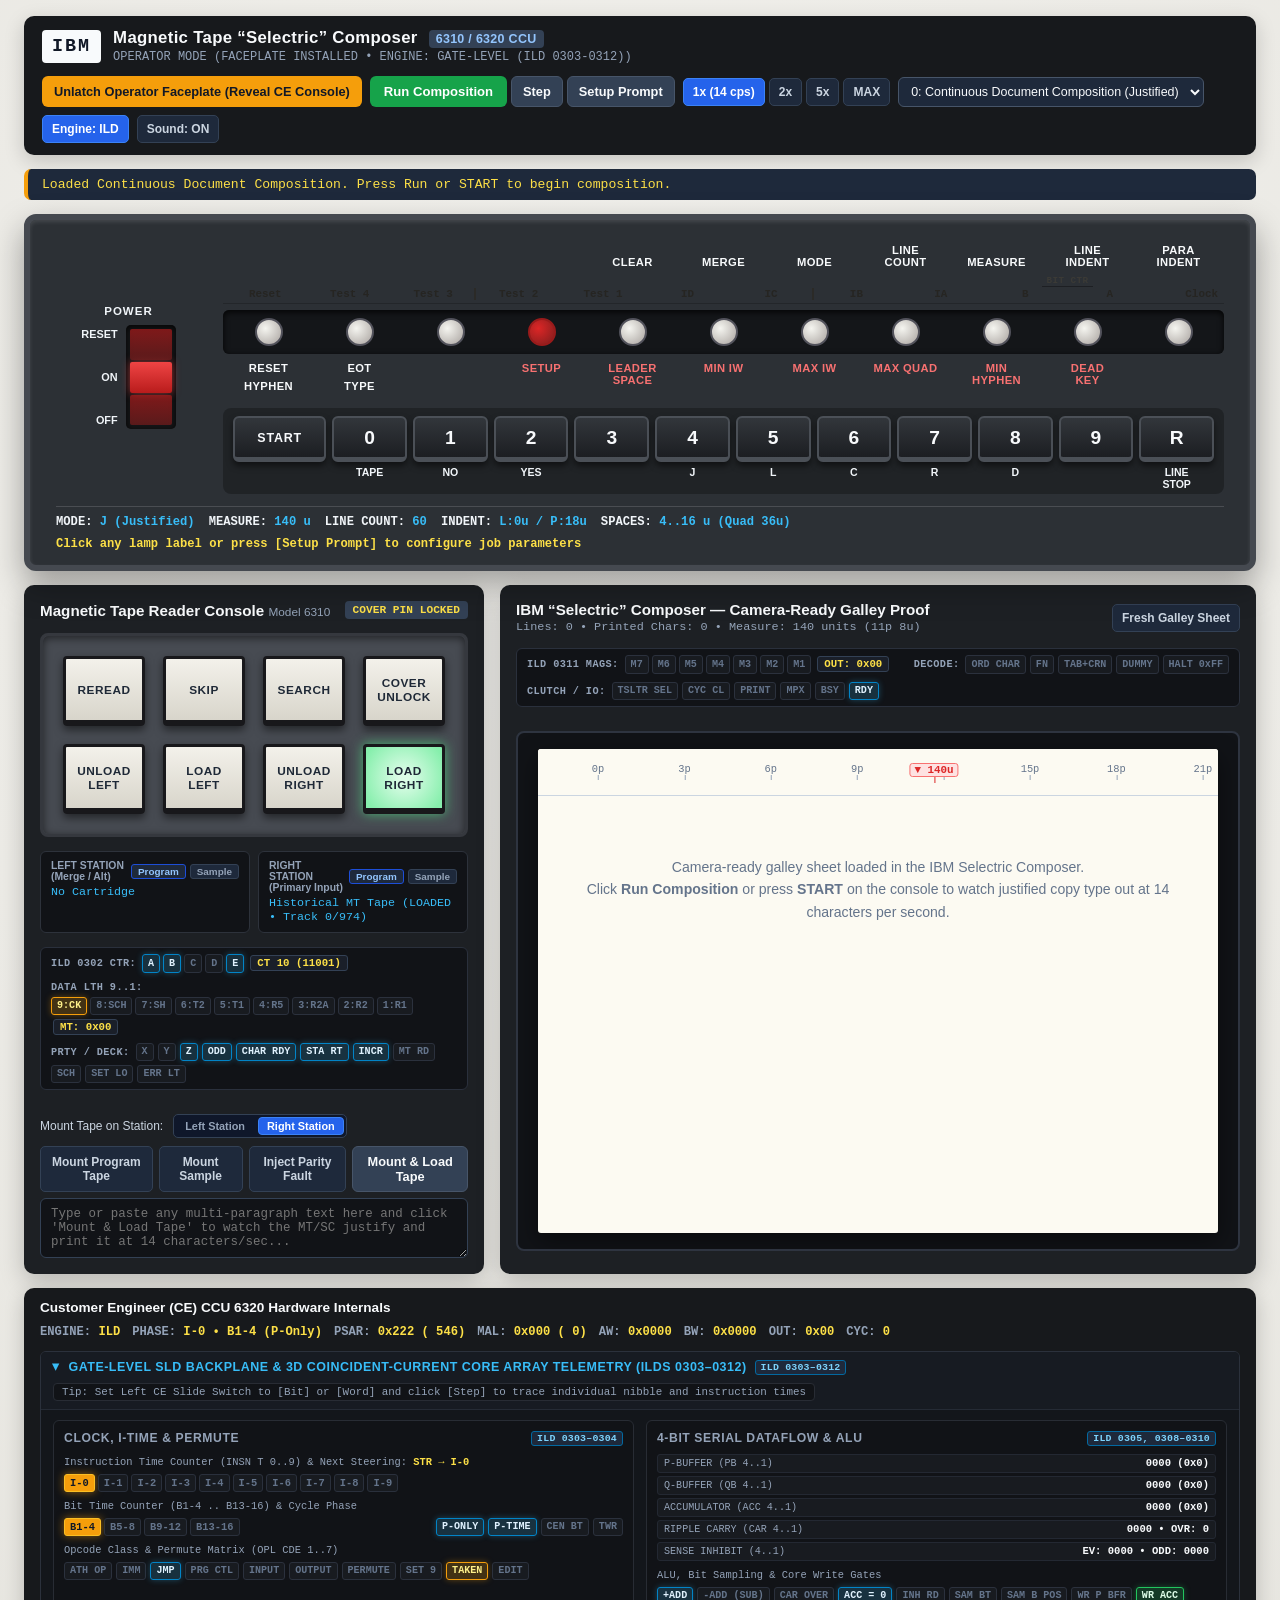
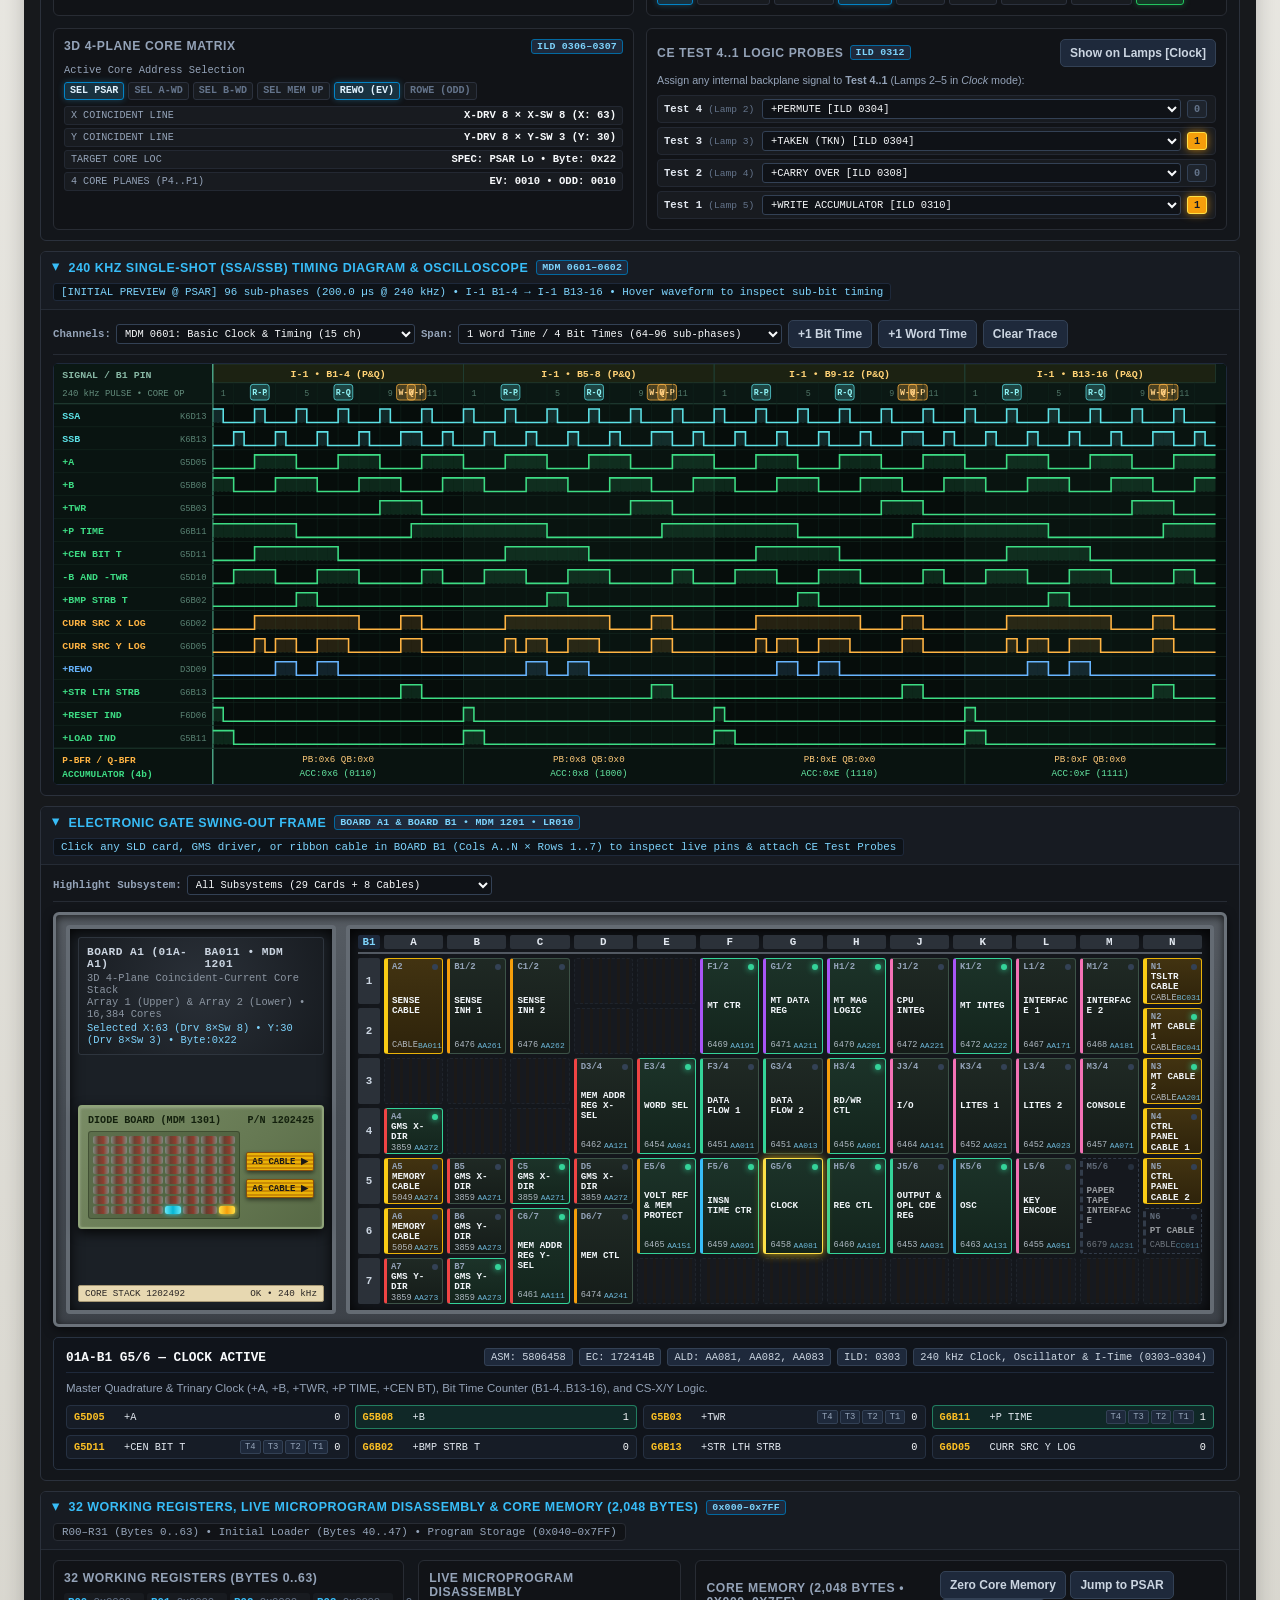
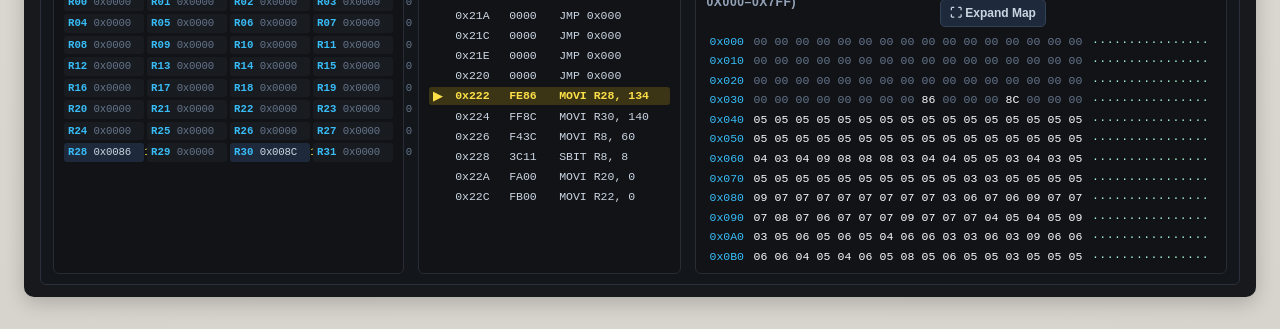
<file: index.html>
<!DOCTYPE html>
<html lang="en">
<head>
  <meta charset="UTF-8">
  <meta name="viewport" content="width=device-width, initial-scale=1.0">
  <title>IBM MT/SC (Model 6310/6320) — Interactive Console &amp; Composer Emulator</title>
  <link rel="stylesheet" href="styles.css">
</head>
<body>
  <div id="mtsc-app" class="app-shell">

    <!-- Top Control Bar -->
    <header class="top-bar">
      <div class="brand-block">
        <span class="ibm-badge">IBM</span>
        <div>
          <h1>Magnetic Tape “Selectric” Composer <span class="model-tag">6310 / 6320 CCU</span></h1>
          <p id="console-mode-badge" class="mode-subtitle">OPERATOR MODE (FACEPLATE INSTALLED)</p>
        </div>
      </div>

      <div class="toolbar-actions">
        <button id="btn-toggle-faceplate" class="btn-faceplate" title="Shortcut: [F]">
          Unlatch Operator Faceplate (Reveal CE Console)
        </button>

        <div class="control-group">
          <button id="btn-run-toggle" class="btn-primary">Run Composition</button>
          <button id="btn-step" class="btn-secondary" title="Shortcut: [S]">Step</button>
          <button id="btn-setup-seq" class="btn-secondary">Setup Prompt</button>
        </div>

        <div class="control-group speed-group" role="group" aria-label="Pacing Speed">
          <button id="speed-1x" class="btn-chip active" title="14 cps authentic speed">1x (14 cps)</button>
          <button id="speed-2x" class="btn-chip" title="28 cps">2x</button>
          <button id="speed-5x" class="btn-chip" title="70 cps">5x</button>
          <button id="speed-max" class="btn-chip" title="Instant">MAX</button>
        </div>

        <select id="select-program" class="program-select" aria-label="Select Microprogram">
          <option value="0">0: Continuous Document Composition (Justified)</option>
          <option value="1">1: End-to-End Single Line Composition</option>
          <option value="2">2: Proportional Escapement &amp; Deficit Divide</option>
          <option value="3">3: 16-Bit Software Math Subroutines</option>
          <option value="4">4: Tape Bootstrap Loader</option>
          <option value="5">5: ALU &amp; SCAT Diagnostic</option>
          <option value="6">6: Branch &amp; Bit Control Diagnostic</option>
        </select>

        <button id="btn-engine-toggle" class="btn-chip active" title="Toggle CCU Execution Engine between Gate-Level ILD (0303–0312) and Behavioral ISA">Engine: ILD</button>
        <button id="btn-sound-toggle" class="btn-chip">Sound: ON</button>
      </div>
    </header>

    <!-- Status Banner -->
    <div id="status-banner" class="status-banner" role="status" aria-live="polite">
      Ready. Click Run Composition or press Unlatch Operator Faceplate to inspect the CE Console underneath.
    </div>

    <!-- Main Hardware Console Unit (Dual-Layer Physical Unit) -->
    <section class="console-section" aria-label="MT/SC Console Unit">
      <div id="console-unit" class="console-unit">

        <!-- Exposed Customer Engineer (CE) Top Row (Visible when Faceplate is Removed) -->
        <div class="ce-top-bay">
          <div class="ce-top-buttons">
            <div class="ce-btn-col">
              <span class="ce-metal-label">Step</span>
              <button id="ce-btn-step" class="ce-plunger-btn" title="Single-step clock"></button>
            </div>
            <div class="ce-display-bracket">
              <div class="ce-bracket-header">
                <span>4</span><span class="bracket-line"></span>
                <span>3</span><span class="bracket-line">— Display —</span>
                <span>2</span><span class="bracket-line"></span>
                <span>1</span>
              </div>
              <div class="ce-display-btns">
                <button id="ce-btn-dply-4" class="ce-plunger-btn" title="Display 4: Rdy, Mpx, QB 4..1, PB 4..1"></button>
                <button id="ce-btn-dply-3" class="ce-plunger-btn" title="Display 3: Inh, -Low, Eq, OP 7..1"></button>
                <button id="ce-btn-dply-2" class="ce-plunger-btn" title="Display 2: EOT, Busy, O 8..1"></button>
                <button id="ce-btn-dply-1" class="ce-plunger-btn active" title="Display 1: Memory Address Y 11..1"></button>
              </div>
            </div>
            <div class="ce-btn-col">
              <span class="ce-metal-label">Clear</span>
              <button id="ce-btn-clear" class="ce-plunger-btn" title="Clear register / Reset indicators"></button>
            </div>
            <div class="ce-btn-col">
              <span class="ce-metal-label">Clock</span>
              <button id="ce-btn-dply-0" class="ce-plunger-btn" title="Default Clock/Test row (ID..IA, B, A)"></button>
            </div>
          </div>

          <!-- Silk-screened INITIAL LOADER Table on Right Flange -->
          <div class="ce-initial-loader">
            <div class="loader-header">
              <span>INITIAL LOADER</span>
              <div class="loader-actions">
                <button id="ce-btn-zero-ram" type="button" class="btn-key-loader btn-zero-ram" title="Zero all 2,048 bytes of Core Memory (0x000..0x7FF) for a cold boot">Zero RAM</button>
                <button id="ce-btn-init-loader-left" type="button" class="btn-key-loader" title="Auto-key bytes 40..47 for Left Station (m=1) into Core Memory">Key Left</button>
                <button id="ce-btn-init-loader" type="button" class="btn-key-loader" title="Auto-key bytes 40..47 for Right Station (m=0) into Core Memory">Key Right</button>
              </div>
            </div>
            <table class="loader-table">
              <tbody>
                <tr><td>40</td><td>0000</td><td>0000</td></tr>
                <tr><td>41</td><td>0000</td><td>0000</td></tr>
                <tr><td>42</td><td>p000</td><td>0010</td></tr>
                <tr><td>43</td><td>0001</td><td>100m</td></tr>
                <tr><td>44</td><td>0000</td><td>0011</td></tr>
                <tr><td>45</td><td>0111</td><td>1010</td></tr>
                <tr><td>46</td><td>0010</td><td>1010</td></tr>
                <tr><td>47</td><td>0000</td><td>0000</td></tr>
              </tbody>
            </table>
          </div>
        </div>

        <!-- Core Console Body (Shared Power Rocker + 11 Lamps + 12 Keys, with Removable Operator Faceplate Overlay) -->
        <div class="console-core-row">

          <!-- Left: Red 3-Position Power Rocker Switch -->
          <div class="power-switch-assembly">
            <div class="power-title">POWER</div>
            <div class="power-rocker-group">
              <div class="power-labels">
                <span>RESET</span>
                <span>ON</span>
                <span>OFF</span>
              </div>
              <div class="power-rocker-housing">
                <button id="pwr-reset" class="rocker-seg seg-top" title="Momentary Master Reset"></button>
                <button id="pwr-on" class="rocker-seg seg-mid active" title="Power ON"></button>
                <button id="pwr-off" class="rocker-seg seg-bot" title="Power OFF"></button>
              </div>
            </div>
          </div>

          <!-- Right: 11 Indicator Lamps + Legends + 12-Key Keyboard -->
          <div class="lamps-and-keys-bay">

            <!-- OPERATOR FACEPLATE TOP WHITE LEGENDS (Visible when Faceplate is ON) -->
            <div class="operator-overlay op-top-legends">
              <div class="op-col"></div>
              <div class="op-col"></div>
              <div class="op-col"></div>
              <div class="op-col"></div>
              <div class="op-col">CLEAR</div>
              <div class="op-col">MERGE</div>
              <div class="op-col">MODE</div>
              <div class="op-col">LINE<br>COUNT</div>
              <div class="op-col">MEASURE</div>
              <div class="op-col">LINE<br>INDENT</div>
              <div class="op-col">PARA<br>INDENT</div>
            </div>

            <!-- CE UPPER BEVEL LIP LABELS (Visible when Faceplate is OFF) -->
            <div id="ce-row-lip" class="ce-underlay ce-lip-row">
              <div class="ce-col">Reset</div>
              <div class="ce-col">Test 4</div>
              <div class="ce-col nibble-sep">Test 3</div>
              <div class="ce-col">Test 2</div>
              <div class="ce-col">Test 1</div>
              <div class="ce-col">ID</div>
              <div class="ce-col nibble-sep">IC</div>
              <div class="ce-col">IB</div>
              <div class="ce-col">IA</div>
              <div class="ce-col ce-col-bit-ctr">
                <span class="ce-bit-ctr-title">Bit Ctr</span>
                <div class="ce-bit-ctr-subs">
                  <span class="ce-sub-col">B</span>
                  <span class="ce-sub-col">A</span>
                </div>
              </div>
              <div class="ce-row-tag">Clock</div>
            </div>

            <!-- THE 11 PHYSICAL INDICATOR LAMPS (Shared Hardware across Operator & CE views) -->
            <div class="lamp-strip-housing">
              <button id="lamp-1"  class="console-lamp white-lens" title="Lamp 1: RESET / HYPHEN (CE: Reset / Y 11)"></button>
              <button id="lamp-2"  class="console-lamp white-lens" title="Lamp 2: EOT / TYPE (CE: Test 4 / Rdy / Inh / EOT / Y 10)"></button>
              <button id="lamp-3"  class="console-lamp white-lens" title="Lamp 3: (CE: Test 3 / Mpx / -Low / Busy / Y 9)"></button>
              <button id="lamp-4"  class="console-lamp red-lens"   title="Lamp 4 (Red): SETUP (CE: Test 2 / QB 4 / Eq / O 8 / Y 8)"></button>
              <button id="lamp-5"  class="console-lamp white-lens" title="Lamp 5: CLEAR / LEADER SPACE (CE: Test 1 / QB 3 / OP 7 / O 7 / Y 7)"></button>
              <button id="lamp-6"  class="console-lamp white-lens" title="Lamp 6: MERGE / MIN IW (CE: ID / QB 2 / OP 6 / O 6 / Y 6)"></button>
              <button id="lamp-7"  class="console-lamp white-lens" title="Lamp 7: MODE / MAX IW (CE: IC / QB 1 / OP 5 / O 5 / Y 5)"></button>
              <button id="lamp-8"  class="console-lamp white-lens" title="Lamp 8: LINE COUNT / MAX QUAD (CE: IB / PB 4 / OP 4 / O 4 / Y 4)"></button>
              <button id="lamp-9"  class="console-lamp white-lens" title="Lamp 9: MEASURE / MIN HYPHEN (CE: IA / PB 3 / OP 3 / O 3 / Y 3)"></button>
              <button id="lamp-10" class="console-lamp white-lens" title="Lamp 10: LINE INDENT / DEAD KEY (CE: Bit Ctr B / PB 2 / OP 2 / O 2 / Y 2)"></button>
              <button id="lamp-11" class="console-lamp white-lens" title="Lamp 11: PARA INDENT (CE: Bit Ctr A / PB 1 / OP 1 / O 1 / Y 1)"></button>
            </div>

            <!-- OPERATOR FACEPLATE BOTTOM LEGENDS (Visible when Faceplate is ON) -->
            <div class="operator-overlay op-bottom-legends">
              <div class="op-col white-sub"><span>RESET</span><span class="sub-lower">HYPHEN</span></div>
              <div class="op-col white-sub"><span>EOT</span><span class="sub-lower">TYPE</span></div>
              <div class="op-col"></div>
              <div class="op-col red-sub">SETUP</div>
              <div class="op-col red-sub">LEADER<br>SPACE</div>
              <div class="op-col red-sub">MIN IW</div>
              <div class="op-col red-sub">MAX IW</div>
              <div class="op-col red-sub">MAX QUAD</div>
              <div class="op-col red-sub">MIN<br>HYPHEN</div>
              <div class="op-col red-sub">DEAD<br>KEY</div>
              <div class="op-col"></div>
            </div>

            <!-- CE 4-ROW SILK-SCREENED DISPLAY MATRIX (Visible when Faceplate is OFF) -->
            <div class="ce-underlay ce-matrix-grid">
              <!-- Display 4 Row -->
              <div id="ce-row-dply-4" class="ce-matrix-row">
                <div class="ce-col"></div>
                <div class="ce-col">Rdy</div>
                <div class="ce-col nibble-sep">Mpx</div>
                <div class="ce-col">QB 4</div>
                <div class="ce-col">QB 3</div>
                <div class="ce-col">QB 2</div>
                <div class="ce-col nibble-sep">QB 1</div>
                <div class="ce-col">PB 4</div>
                <div class="ce-col">PB 3</div>
                <div class="ce-col">PB 2</div>
                <div class="ce-col">PB 1</div>
                <div class="ce-row-tag">Display 4</div>
              </div>
              <!-- Display 3 Row (with circular chassis holes under Lamp 2/Test 4 and Lamp 9/IA) -->
              <div id="ce-row-dply-3" class="ce-matrix-row">
                <div class="ce-col"></div>
                <div class="ce-col hole-shifted"><span class="shifted-lbl">Inh</span><span class="chassis-hole"></span></div>
                <div class="ce-col nibble-sep">-Low</div>
                <div class="ce-col">Eq</div>
                <div class="ce-col">OP 7</div>
                <div class="ce-col">OP 6</div>
                <div class="ce-col nibble-sep">OP 5</div>
                <div class="ce-col">OP 4</div>
                <div class="ce-col hole-shifted"><span class="shifted-lbl">OP 3</span><span class="chassis-hole"></span></div>
                <div class="ce-col">OP 2</div>
                <div class="ce-col">OP 1</div>
                <div class="ce-row-tag">Display 3</div>
              </div>
              <!-- Display 2 Row -->
              <div id="ce-row-dply-2" class="ce-matrix-row">
                <div class="ce-col"></div>
                <div class="ce-col hole-shifted"><span class="shifted-lbl">EOT</span></div>
                <div class="ce-col nibble-sep">Busy</div>
                <div class="ce-col">O 8</div>
                <div class="ce-col">O 7</div>
                <div class="ce-col">O 6</div>
                <div class="ce-col nibble-sep">O 5</div>
                <div class="ce-col">O 4</div>
                <div class="ce-col hole-shifted"><span class="shifted-lbl">O 3</span></div>
                <div class="ce-col">O 2</div>
                <div class="ce-col">O 1</div>
                <div class="ce-row-tag">Display 2</div>
              </div>
              <!-- Display 1 Row (Default active) -->
              <div id="ce-row-dply-1" class="ce-matrix-row active-row">
                <div class="ce-col">Y 11</div>
                <div class="ce-col">Y 10</div>
                <div class="ce-col nibble-sep">Y 9</div>
                <div class="ce-col">Y 8</div>
                <div class="ce-col">Y 7</div>
                <div class="ce-col">Y 6</div>
                <div class="ce-col nibble-sep">Y 5</div>
                <div class="ce-col">Y 4</div>
                <div class="ce-col">Y 3</div>
                <div class="ce-col">Y 2</div>
                <div class="ce-col">Y 1</div>
                <div class="ce-row-tag">Display 1</div>
              </div>
            </div>

            <!-- THE 12-KEY SCULPTED CONSOLE KEYBOARD -->
            <div class="keyboard-strip">
              <div class="key-unit">
                <button id="key-start" class="sculpted-key key-start">START</button>
                <span class="key-sub-label"></span>
              </div>
              <div class="key-unit">
                <button id="key-0" class="sculpted-key">0</button>
                <span class="key-sub-label">TAPE</span>
              </div>
              <div class="key-unit">
                <button id="key-1" class="sculpted-key">1</button>
                <span class="key-sub-label">NO</span>
              </div>
              <div class="key-unit">
                <button id="key-2" class="sculpted-key">2</button>
                <span class="key-sub-label">YES</span>
              </div>
              <div class="key-unit">
                <button id="key-3" class="sculpted-key">3</button>
                <span class="key-sub-label"></span>
              </div>
              <div class="key-unit">
                <button id="key-4" class="sculpted-key">4</button>
                <span class="key-sub-label">J</span>
              </div>
              <div class="key-unit">
                <button id="key-5" class="sculpted-key">5</button>
                <span class="key-sub-label">L</span>
              </div>
              <div class="key-unit">
                <button id="key-6" class="sculpted-key">6</button>
                <span class="key-sub-label">C</span>
              </div>
              <div class="key-unit">
                <button id="key-7" class="sculpted-key">7</button>
                <span class="key-sub-label">R</span>
              </div>
              <div class="key-unit">
                <button id="key-8" class="sculpted-key">8</button>
                <span class="key-sub-label">D</span>
              </div>
              <div class="key-unit">
                <button id="key-9" class="sculpted-key">9</button>
                <span class="key-sub-label"></span>
              </div>
              <div class="key-unit">
                <button id="key-r" class="sculpted-key">R</button>
                <span class="key-sub-label">LINE<br>STOP</span>
              </div>
            </div>

          </div>
        </div>

        <!-- Exposed CE Bottom Slide Switches (Visible when Faceplate is Removed) -->
        <div class="ce-bottom-sliders">
          <!-- Left 5-Position Slide Switch: Bit / Word / P.S. / Jump / Auto -->
          <div class="ce-slider-unit">
            <div class="slider-slot">
              <div id="slider-left-thumb" class="slider-knob" style="--pos: 4"></div>
            </div>
            <div class="slider-positions">
              <button id="slider-left-0" class="slider-pos-btn pos-lower">Bit</button>
              <button id="slider-left-1" class="slider-pos-btn pos-upper">Word</button>
              <button id="slider-left-2" class="slider-pos-btn pos-lower">P.S.</button>
              <button id="slider-left-3" class="slider-pos-btn pos-upper">Jump</button>
              <button id="slider-left-4" class="slider-pos-btn pos-lower active">Auto</button>
            </div>
          </div>

          <div class="ce-chassis-scrawl">C.E. Test</div>

          <!-- Right 5-Position Slide Switch: Proc / Edit / Addr / Data / Prog -->
          <div class="ce-slider-unit">
            <div class="slider-slot">
              <div id="slider-right-thumb" class="slider-knob" style="--pos: 0"></div>
            </div>
            <div class="slider-positions">
              <button id="slider-right-0" class="slider-pos-btn pos-lower active">Proc</button>
              <button id="slider-right-1" class="slider-pos-btn pos-upper">Edit</button>
              <button id="slider-right-2" class="slider-pos-btn pos-lower">Addr</button>
              <button id="slider-right-3" class="slider-pos-btn pos-upper">Data</button>
              <button id="slider-right-4" class="slider-pos-btn pos-lower">Prog</button>
            </div>
          </div>
        </div>

        <!-- Live Operator Setup Summary Strip -->
        <div class="operator-telemetry-strip">
          <div class="telem-pills">
            <span><strong>MODE:</strong> <em id="op-val-mode">J (Justified)</em></span>
            <span><strong>MEASURE:</strong> <em id="op-val-measure">252 u</em></span>
            <span><strong>LINE COUNT:</strong> <em id="op-val-lines">60</em></span>
            <span><strong>INDENT:</strong> <em id="op-val-indent">L:0u / P:18u</em></span>
            <span><strong>SPACES:</strong> <em id="op-val-iw">4..16 u (Quad 36u)</em></span>
          </div>
          <div id="op-active-prompt" class="telem-prompt">
            Click any lamp label or press [Setup Prompt] to configure job parameters
          </div>
        </div>

      </div>
    </section>

    <!-- Middle Workbench: Left = Tape Reader Console, Right = Selectric Composer Galley Proof -->
    <main class="workbench-grid">

      <!-- Left Column: Magnetic Tape Transport Console -->
      <section class="tape-console-card" aria-label="Magnetic Tape Reader Console">
        <div class="card-header">
          <h2>Magnetic Tape Reader Console <span class="sub-tag">Model 6310</span></h2>
          <span id="tape-cover-status" class="cover-pin-badge">COVER PIN LOCKED</span>
        </div>

        <!-- The 2x4 Square Cream Pushbuttons -->
        <div class="tape-buttons-chassis">
          <div class="tape-btn-row">
            <button id="tape-btn-reread" class="tape-square-btn">REREAD</button>
            <button id="tape-btn-skip" class="tape-square-btn">SKIP</button>
            <button id="tape-btn-search" class="tape-square-btn">SEARCH</button>
            <button id="tape-btn-cover-unlock" class="tape-square-btn">COVER<br>UNLOCK</button>
          </div>
          <div class="tape-btn-row">
            <button id="tape-btn-unload-left" class="tape-square-btn">UNLOAD<br>LEFT</button>
            <button id="tape-btn-load-left" class="tape-square-btn">LOAD<br>LEFT</button>
            <button id="tape-btn-unload-right" class="tape-square-btn">UNLOAD<br>RIGHT</button>
            <button id="tape-btn-load-right" class="tape-square-btn lit-green">LOAD<br>RIGHT</button>
          </div>
        </div>

        <!-- Station Telemetry -->
        <div class="tape-stations-info">
          <div class="station-box" id="station-box-left">
            <div class="station-box-top">
              <span class="station-lbl">LEFT STATION (Merge / Alt)</span>
              <div class="station-mini-group">
                <button id="btn-quick-prog-left" type="button" class="station-mini-btn station-mini-prog" title="Mount bootable binary Factory Program Tape on Left Station">Program<span class="visually-hidden"> (Left Station)</span></button>
                <button id="btn-quick-sample-left" type="button" class="station-mini-btn" title="Mount authentic sample revision tape on Left Station">Sample<span class="visually-hidden"> (Left Station)</span></button>
              </div>
            </div>
            <span id="tape-left-status" class="station-val">No Cartridge</span>
          </div>
          <div class="station-box" id="station-box-right">
            <div class="station-box-top">
              <span class="station-lbl">RIGHT STATION (Primary Input)</span>
              <div class="station-mini-group">
                <button id="btn-quick-prog-right" type="button" class="station-mini-btn station-mini-prog" title="Mount bootable binary Factory Program Tape on Right Station">Program<span class="visually-hidden"> (Right Station)</span></button>
                <button id="btn-quick-sample-right" type="button" class="station-mini-btn" title="Mount authentic sample manuscript tape on Right Station">Sample<span class="visually-hidden"> (Right Station)</span></button>
              </div>
            </div>
            <span id="tape-right-status" class="station-val">Historical MT Tape (LOADED)</span>
          </div>
        </div>

        <!-- ILD 0301–0302 Magnetic Tape Counter, Data Latches, 3-Group Parity & Solenoid Strip -->
        <div id="ild-mt-strip" class="ild-translator-strip" aria-label="ILD 0301-0302 Magnetic Tape Hardware Telemetry">
          <div class="ild-tsltr-group">
            <span class="ild-tsltr-lbl" title="ILD 0302 (AA191/AA192): 5-Bit Magnetic Tape Counter (MT CTR A..E) driven by MPS A &amp; MPS B">ILD 0302 CTR:</span>
            <div class="ild-mag-pills">
              <span id="ild-mt-ctr-a" class="ild-sig-pill" title="MT Counter A (AA192)">A</span>
              <span id="ild-mt-ctr-b" class="ild-sig-pill" title="MT Counter B (AA192)">B</span>
              <span id="ild-mt-ctr-c" class="ild-sig-pill" title="MT Counter C (AA192)">C</span>
              <span id="ild-mt-ctr-d" class="ild-sig-pill" title="MT Counter D (AA192)">D</span>
              <span id="ild-mt-ctr-e" class="ild-sig-pill" title="MT Counter E (AA191)">E</span>
            </div>
            <span id="ild-mt-ctr-dec" class="ild-byte-readout" title="Decoded MT Counter State (Count 0..10, 13 Unload, 14 Search, 15 Load)">CT 0 (00010)</span>
          </div>
          <div class="ild-tsltr-group">
            <span class="ild-tsltr-lbl" title="ILD 0302 (AA211): 9-Bit Magnetic Tape Data Latches (DL 9..1)">DATA LTH 9..1:</span>
            <div class="ild-mag-pills">
              <span id="ild-mt-dl-9" class="ild-sig-pill" title="Data Latch 9 (Count 8: Track CK / Parity Check Only)">9:CK</span>
              <span id="ild-mt-dl-8" class="ild-sig-pill" title="Data Latch 8 (Count 5: Track SCH -> MT BIT 8)">8:SCH</span>
              <span id="ild-mt-dl-7" class="ild-sig-pill" title="Data Latch 7 (Count 9: Track SHIFT -> MT BIT 7)">7:SH</span>
              <span id="ild-mt-dl-6" class="ild-sig-pill" title="Data Latch 6 (Count 7: Track T2 -> MT BIT 4)">6:T2</span>
              <span id="ild-mt-dl-5" class="ild-sig-pill" title="Data Latch 5 (Count 6: Track T1 -> MT BIT 3)">5:T1</span>
              <span id="ild-mt-dl-4" class="ild-sig-pill" title="Data Latch 4 (Count 4: Track R5 -> MT BIT 1)">4:R5</span>
              <span id="ild-mt-dl-3" class="ild-sig-pill" title="Data Latch 3 (Count 3: Track R2A -> MT BIT 6)">3:R2A</span>
              <span id="ild-mt-dl-2" class="ild-sig-pill" title="Data Latch 2 (Count 2: Track R2 -> MT BIT 2)">2:R2</span>
              <span id="ild-mt-dl-1" class="ild-sig-pill" title="Data Latch 1 (Count 1: Track R1 -> MT BIT 5)">1:R1</span>
            </div>
            <span id="ild-mt-byte" class="ild-byte-readout" title="8-Bit Character Decoded by MT BITS (AA211)">MT: 0x00</span>
          </div>
          <div class="ild-tsltr-group">
            <span class="ild-tsltr-lbl" title="ILD 0301–0302 (AA191..AA212): 3-Group Odd Parity (X/Y/Z -> ODD) &amp; Transport Latches">PRTY / DECK:</span>
            <span id="ild-mt-prty-x" class="ild-sig-pill" title="X Parity (DL 1^2^3, AA212)">X</span>
            <span id="ild-mt-prty-y" class="ild-sig-pill" title="Y Parity (DL 4^5^6, AA212)">Y</span>
            <span id="ild-mt-prty-z" class="ild-sig-pill" title="Z Parity (DL 7^8^9, AA212)">Z</span>
            <span id="ild-mt-odd" class="ild-sig-pill" title="+ODD Parity (X^Y^Z | SKIP, AA212)">ODD</span>
            <span id="ild-mt-char-rdy" class="ild-sig-pill" title="+CHARACTER READY (ILD 0311)">CHAR RDY</span>
            <span id="ild-mt-sta" class="ild-sig-pill" title="Active Station Latch (STA RT / STA LF, AA202)">STA RT</span>
            <span id="ild-mt-incr" class="ild-sig-pill" title="+INCREMENT Flip-Flop (AA191)">INCR</span>
            <span id="ild-mt-rd" class="ild-sig-pill" title="+MT READ Flip-Flop (AA191)">MT RD</span>
            <span id="ild-mt-sch" class="ild-sig-pill" title="+SEARCH / +TRF SCH STA (AA202)">SCH</span>
            <span id="ild-mt-setlo" class="ild-sig-pill pill-warn" title="+MT SET LO Flip-Flop (AA193: set by SKIP, sets CCU +LOW LATCH at I-5)">SET LO</span>
            <span id="ild-mt-err" class="ild-sig-pill pill-warn" title="+ERROR LIGHT (AA202: EOT/Unload or Even Parity at 10 Count)">ERR LT</span>
          </div>
        </div>

        <!-- Custom Copy Tape Mounter (Dual Station) -->
        <div class="custom-tape-box">
          <div class="custom-tape-header">
            <div class="custom-tape-title-row">
              <label for="custom-tape-text">Mount Tape on Station:</label>
              <div class="tape-station-pills" role="group" aria-label="Target Tape Station">
                <button type="button" class="tape-pill-btn" id="pill-station-left" aria-pressed="false" title="Target Left Station (Merge / Revision Tape)">Left Station</button>
                <button type="button" class="tape-pill-btn active" id="pill-station-right" aria-pressed="true" title="Target Right Station (Primary Input)">Right Station</button>
              </div>
            </div>
            <div class="custom-tape-btns">
              <button id="btn-mount-program-tape" type="button" class="btn-chip" title="Mount bootable 8-bit Factory Program Tape on selected station">Mount Program Tape</button>
              <button id="btn-mount-sample-tape" type="button" class="btn-chip" title="Mount authentic sample text on selected station">Mount Sample</button>
              <button id="btn-inject-parity" type="button" class="btn-chip" title="Corrupt current tape track on target station to test parity error halt">Inject Parity Fault</button>
              <button id="btn-mount-custom-tape" type="button" class="btn-secondary">Mount &amp; Load Tape</button>
            </div>
          </div>
          <textarea id="custom-tape-text" rows="3" placeholder="Type or paste any multi-paragraph text here and click 'Mount &amp; Load Tape' to watch the MT/SC justify and print it at 14 characters/sec..."></textarea>
        </div>
      </section>

      <!-- Right Column: IBM Selectric Composer Galley Proof Sheet -->
      <section class="galley-card" aria-label="Selectric Composer Galley Proof">
        <div class="card-header">
          <div>
            <h2>IBM “Selectric” Composer — Camera-Ready Galley Proof</h2>
            <p id="galley-meta" class="galley-meta">Lines: 0 • Printed Chars: 0 • Measure: 140 units (11p 8u)</p>
          </div>
          <button id="btn-clear-galley" class="btn-chip">Fresh Galley Sheet</button>
        </div>

        <!-- ILD 0311 Selectric Composer Translator Magnet & Clutch Telemetry Strip -->
        <div id="ild-translator-strip" class="ild-translator-strip" aria-label="ILD 0311 Translator Magnet and Clutch Telemetry">
          <div class="ild-tsltr-group">
            <span class="ild-tsltr-lbl" title="ILD 0311 (AA181): 7 Selectric Composer Translator Select Magnets (TSLTR SEL MAG 7..1) and Output Register byte">ILD 0311 MAGS:</span>
            <div class="ild-mag-pills">
              <span id="ild-mag-7" class="ild-sig-pill" title="Translator Select Magnet 7 (Bit 6 / Weight 64)">M7</span>
              <span id="ild-mag-6" class="ild-sig-pill" title="Translator Select Magnet 6 (Bit 5 / Weight 32)">M6</span>
              <span id="ild-mag-5" class="ild-sig-pill" title="Translator Select Magnet 5 (Bit 4 / Weight 16)">M5</span>
              <span id="ild-mag-4" class="ild-sig-pill" title="Translator Select Magnet 4 (Bit 3 / Weight 8)">M4</span>
              <span id="ild-mag-3" class="ild-sig-pill" title="Translator Select Magnet 3 (Bit 2 / Weight 4 - Function)">M3</span>
              <span id="ild-mag-2" class="ild-sig-pill" title="Translator Select Magnet 2 (Bit 1 / Weight 2)">M2</span>
              <span id="ild-mag-1" class="ild-sig-pill" title="Translator Select Magnet 1 (Bit 0 / Weight 1)">M1</span>
            </div>
            <span id="ild-tsltr-out-byte" class="ild-byte-readout" title="8-bit Output Register (OUT 8..1)">OUT: 0x00</span>
          </div>
          <div class="ild-tsltr-group">
            <span class="ild-tsltr-lbl">DECODE:</span>
            <span id="ild-tsltr-ord" class="ild-sig-pill" title="+ORDINARY CHARACTER (AA171)">ORD CHAR</span>
            <span id="ild-tsltr-fn" class="ild-sig-pill" title="+FUNCTION (AA181: OUT 3 set)">FN</span>
            <span id="ild-tsltr-tabcrn" class="ild-sig-pill" title="+TAB + CARRIAGE RETURN (AA181)">TAB+CRN</span>
            <span id="ild-tsltr-dummy" class="ild-sig-pill" title="+DUMMY / +DMY FN (AA172)">DUMMY</span>
            <span id="ild-tsltr-halt" class="ild-sig-pill pill-warn" title="-HALT (AA031: OUT 1..8 = 0xFF End-of-Multiplex)">HALT 0xFF</span>
          </div>
          <div class="ild-tsltr-group">
            <span class="ild-tsltr-lbl">CLUTCH / IO:</span>
            <span id="ild-tsltr-sel" class="ild-sig-pill" title="+TRANSLATOR SELECT (AA172)">TSLTR SEL</span>
            <span id="ild-tsltr-cyccl" class="ild-sig-pill" title="+TRANSLATOR CYCLE CLUTCH (AA181)">CYC CL</span>
            <span id="ild-tsltr-pr" class="ild-sig-pill" title="+TRANSLATOR PRINT (AA181)">PRINT</span>
            <span id="ild-tsltr-mpx" class="ild-sig-pill" title="+MULTIPLEX (AA141)">MPX</span>
            <span id="ild-tsltr-bsy" class="ild-sig-pill" title="+BUSY (AA142)">BSY</span>
            <span id="ild-tsltr-rdy" class="ild-sig-pill" title="+READY (AA142)">RDY</span>
          </div>
        </div>

        <div class="galley-roller-frame">
          <div class="galley-paper-sheet">
            <div class="galley-paper-header">
              <div id="galley-ruler" class="galley-ruler">
                <span>0p</span><span>3p</span><span>6p</span><span>9p</span><span>12p</span><span>15p</span><span>18p</span><span>21p</span>
              </div>
            </div>
            <div id="galley-scroll-viewport" class="galley-scroll-viewport">
              <div id="galley-lines" class="galley-lines"></div>
            </div>
          </div>
        </div>
      </section>

    </main>

    <!-- Bottom Collapsible Customer Engineer (CE) Hardware Internals Drawer -->
    <details class="ce-drawer" open>
      <summary class="ce-drawer-summary">
        <span>Customer Engineer (CE) CCU 6320 Hardware Internals</span>
        <div class="ce-quick-regs">
          <span>ENGINE: <strong id="ce-reg-engine">ILD</strong></span>
          <span>PHASE: <strong id="ce-reg-phase">I-0 • B1-4</strong></span>
          <span>PSAR: <strong id="ce-reg-psar">0x222</strong></span>
          <span>MAL: <strong id="ce-reg-mal">0x222</strong></span>
          <span>AW: <strong id="ce-reg-aw">0x0000</strong></span>
          <span>BW: <strong id="ce-reg-bw">0x0000</strong></span>
          <span>OUT: <strong id="ce-reg-out">0x00</strong></span>
          <span>CYC: <strong id="ce-reg-cyc">0</strong></span>
        </div>
      </summary>

      <div class="ce-subsections-stack">
        <!-- Collapsible Section 1: Gate-Level ILD 0303-0312 Backplane, 4-Bit Serial ALU, 3D Core Matrix & CE Test Probe Inspector -->
        <details id="ce-ild-inspector" class="ce-subsection" open>
          <summary class="ce-subsection-summary">
            <div class="ce-subsection-title">
              <span>Gate-Level SLD Backplane &amp; 3D Coincident-Current Core Array Telemetry (ILDs 0303–0312)</span>
              <span class="ild-sheet-tag">ILD 0303–0312</span>
            </div>
            <span id="ce-ild-step-hint" class="ce-ild-hint">Tip: Set Left CE Slide Switch to [Bit] or [Word] and click [Step] to trace individual nibble and instruction times</span>
          </summary>

          <div class="ce-subsection-body">
            <div class="ce-ild-grid">
              <!-- Card 1: Clock, Instruction Time & Permute (ILD 0303 - 0304) -->
              <div class="ce-panel ild-card">
                <h3>Clock, I-Time &amp; Permute <span class="ild-sheet-tag">ILD 0303–0304</span></h3>
                <div class="ild-sub-label">Instruction Time Counter (INSN T 0..9) &amp; Next Steering: <strong id="ild-str-itime">STR → I-1</strong></div>
                <div id="ild-itime-strip" class="ild-step-strip">
                  <span id="ild-it-0" class="ild-step-cell active">I-0</span>
                  <span id="ild-it-1" class="ild-step-cell">I-1</span>
                  <span id="ild-it-2" class="ild-step-cell">I-2</span>
                  <span id="ild-it-3" class="ild-step-cell">I-3</span>
                  <span id="ild-it-4" class="ild-step-cell">I-4</span>
                  <span id="ild-it-5" class="ild-step-cell">I-5</span>
                  <span id="ild-it-6" class="ild-step-cell">I-6</span>
                  <span id="ild-it-7" class="ild-step-cell">I-7</span>
                  <span id="ild-it-8" class="ild-step-cell">I-8</span>
                  <span id="ild-it-9" class="ild-step-cell">I-9</span>
                </div>

                <div class="ild-sub-label">Bit Time Counter (B1-4 .. B13-16) &amp; Cycle Phase</div>
                <div class="ild-btime-row">
                  <div id="ild-btime-strip" class="ild-step-strip">
                    <span id="ild-bt-0" class="ild-step-cell active">B1-4</span>
                    <span id="ild-bt-1" class="ild-step-cell">B5-8</span>
                    <span id="ild-bt-2" class="ild-step-cell">B9-12</span>
                    <span id="ild-bt-3" class="ild-step-cell">B13-16</span>
                  </div>
                  <div class="ild-phase-pills">
                    <span id="ild-sig-ponly" class="ild-sig-pill" title="+P ONLY (33.3 µs P-Only vs 50.0 µs P&Q Bit Time)">P-ONLY</span>
                    <span id="ild-sig-ptime" class="ild-sig-pill" title="+P TIME Latch">P-TIME</span>
                    <span id="ild-sig-cenbt" class="ild-sig-pill" title="+CENTRAL BIT TIME Latch">CEN BT</span>
                    <span id="ild-sig-twr" class="ild-sig-pill" title="+TIME WRITE Latch">TWR</span>
                  </div>
                </div>

                <div class="ild-sub-label">Opcode Class &amp; Permute Matrix (OPL CDE 1..7)</div>
                <div class="ild-pill-wrap">
                  <span id="ild-sig-ath" class="ild-sig-pill" title="+ARITHMETIC OPERATION (OPL 1 + OPL 2)">ATH OP</span>
                  <span id="ild-sig-imm" class="ild-sig-pill" title="+IMMEDIATE (OPL 1 & OPL 2)">IMM</span>
                  <span id="ild-sig-jmp" class="ild-sig-pill" title="+JUMP">JMP</span>
                  <span id="ild-sig-prgctl" class="ild-sig-pill" title="+PROGRAM CONTROL (SBP / RBP / TBP)">PRG CTL</span>
                  <span id="ild-sig-in" class="ild-sig-pill" title="+INPUT">INPUT</span>
                  <span id="ild-sig-out" class="ild-sig-pill" title="+OUTPUT">OUTPUT</span>
                  <span id="ild-sig-prmt" class="ild-sig-pill pill-amber" title="+PERMUTE (Non-sequential I-Time transition)">PERMUTE</span>
                  <span id="ild-sig-set9" class="ild-sig-pill pill-amber" title="+SET 9 (Jump I-Time Counter to I-9)">SET 9</span>
                  <span id="ild-sig-tkn" class="ild-sig-pill pill-amber" title="+TAKEN (Branch / Incr Jump Taken)">TAKEN</span>
                  <span id="ild-sig-edit" class="ild-sig-pill" title="+EDIT Mode Latch">EDIT</span>
                </div>
              </div>

              <!-- Card 2: 4-Bit Serial Dataflow, Sense Amps & ALU (ILD 0305, 0308 - 0310) -->
              <div class="ce-panel ild-card">
                <h3>4-Bit Serial Dataflow &amp; ALU <span class="ild-sheet-tag">ILD 0305, 0308–0310</span></h3>
                <div class="ild-dataflow-rows">
                  <div class="ild-df-row">
                    <span class="ild-df-name">P-BUFFER (PB 4..1)</span>
                    <span id="ild-df-pbfr" class="ild-df-val">0000 (0x0)</span>
                  </div>
                  <div class="ild-df-row">
                    <span class="ild-df-name">Q-BUFFER (QB 4..1)</span>
                    <span id="ild-df-qbfr" class="ild-df-val">0000 (0x0)</span>
                  </div>
                  <div class="ild-df-row">
                    <span class="ild-df-name">ACCUMULATOR (ACC 4..1)</span>
                    <span id="ild-df-acc" class="ild-df-val">0000 (0x0)</span>
                  </div>
                  <div class="ild-df-row">
                    <span class="ild-df-name">RIPPLE CARRY (CAR 4..1)</span>
                    <span id="ild-df-car" class="ild-df-val">0000 • OVR: 0</span>
                  </div>
                  <div class="ild-df-row">
                    <span class="ild-df-name">SENSE INHIBIT (4..1)</span>
                    <span id="ild-df-inh-lines" class="ild-df-val">EV: 0000 • ODD: 0000</span>
                  </div>
                </div>

                <div class="ild-sub-label">ALU, Bit Sampling &amp; Core Write Gates</div>
                <div class="ild-pill-wrap">
                  <span id="ild-sig-add" class="ild-sig-pill" title="+ADD (True = Add, False = Complement Subtract)">+ADD</span>
                  <span id="ild-sig-sub" class="ild-sig-pill pill-amber" title="-ADD (1's Complement Borrow Subtractor active at I-9)">-ADD (SUB)</span>
                  <span id="ild-sig-carover" class="ild-sig-pill" title="+CARRY OVER Latch">CAR OVER</span>
                  <span id="ild-sig-acceqz" class="ild-sig-pill" title="+ACCUMULATOR EQUAL ZERO">ACC = 0</span>
                  <span id="ild-sig-inhrd" class="ild-sig-pill" title="+INHIBIT READ (Clear destructive read)">INH RD</span>
                  <span id="ild-sig-sambt" class="ild-sig-pill" title="+SAMPLED BIT TIME (Y11,Y10 = BT B,A)">SAM BT</span>
                  <span id="ild-sig-sambpos" class="ild-sig-pill" title="+SAMPLED BIT POSITION">SAM B POS</span>
                  <span id="ild-sig-wrpbfr" class="ild-sig-pill pill-green" title="+WRITE P BUFFER to Core Planes">WR P BFR</span>
                  <span id="ild-sig-wracc" class="ild-sig-pill pill-green" title="+WRITE ACCUMULATOR to Core Planes">WR ACC</span>
                </div>
              </div>

              <!-- Card 3: 3D 4-Plane Coincident-Current Core Matrix (ILD 0306 - 0307) -->
              <div class="ce-panel ild-card">
                <h3>3D 4-Plane Core Matrix <span class="ild-sheet-tag">ILD 0306–0307</span></h3>
                <div class="ild-sub-label">Active Core Address Selection</div>
                <div class="ild-pill-wrap">
                  <span id="ild-sig-selpsar" class="ild-sig-pill" title="+SELECT PROGRAM STEP ADDRESS (Special Y-Drv 8)">SEL PSAR</span>
                  <span id="ild-sig-selawd" class="ild-sig-pill" title="+SELECT A WORD (Special Y-Drv 7)">SEL A-WD</span>
                  <span id="ild-sig-selbwd" class="ild-sig-pill" title="+SELECT B WORD (Special Y-Drv 6)">SEL B-WD</span>
                  <span id="ild-sig-selmemup" class="ild-sig-pill" title="+SELECT MEMORY UPPER (Full 11-bit Y1..Y11 vs Regs Y2..Y6)">SEL MEM UP</span>
                  <span id="ild-sig-rewo" class="ild-sig-pill" title="REWO: Read Even (Bits 1..4) / Write Odd">REWO (EV)</span>
                  <span id="ild-sig-rowe" class="ild-sig-pill" title="ROWE: Read Odd (Bits 5..8) / Write Even">ROWE (ODD)</span>
                </div>

                <div class="ild-dataflow-rows">
                  <div class="ild-df-row">
                    <span class="ild-df-name">X COINCIDENT LINE</span>
                    <span id="ild-core-x" class="ild-df-val">X-DRV 8 × X-SW 8 (X: 63)</span>
                  </div>
                  <div class="ild-df-row">
                    <span class="ild-df-name">Y COINCIDENT LINE</span>
                    <span id="ild-core-y" class="ild-df-val">Y-DRV 8 × Y-SW 3 (Y: 30)</span>
                  </div>
                  <div class="ild-df-row">
                    <span class="ild-df-name">TARGET CORE LOC</span>
                    <span id="ild-core-target" class="ild-df-val">SPEC: PSAR Low • Byte: 0x00</span>
                  </div>
                  <div class="ild-df-row">
                    <span class="ild-df-name">4 CORE PLANES (P4..P1)</span>
                    <span id="ild-core-planes" class="ild-df-val">EV: 0000 • ODD: 0000</span>
                  </div>
                </div>
              </div>

              <!-- Card 4: CE Test 4..1 Backplane Logic Probe Patch Bay (ILD 0312) -->
              <div class="ce-panel ild-card">
                <div class="ild-probe-header">
                  <h3>CE Test 4..1 Logic Probes <span class="ild-sheet-tag">ILD 0312</span></h3>
                  <button id="btn-probe-view-clock" type="button" class="btn-chip" title="Expose CE Chassis and switch top display row to [Clock] (Display 0) so Lamps 2..5 show Test 4..1">Show on Lamps [Clock]</button>
                </div>
                <p class="ild-probe-desc">Assign any internal backplane signal to <strong>Test 4..1</strong> (Lamps 2–5 in <em>Clock</em> mode):</p>
                <div class="ild-probe-list">
                  <div class="ild-probe-row">
                    <label for="ce-probe-select-4" class="ild-probe-lbl">Test 4 <span class="probe-lamp-tag">(Lamp 2)</span></label>
                    <select id="ce-probe-select-4" class="ild-probe-select"></select>
                    <span id="ce-probe-led-4" class="ild-probe-led" title="Live Test 4 signal level">0</span>
                  </div>
                  <div class="ild-probe-row">
                    <label for="ce-probe-select-3" class="ild-probe-lbl">Test 3 <span class="probe-lamp-tag">(Lamp 3)</span></label>
                    <select id="ce-probe-select-3" class="ild-probe-select"></select>
                    <span id="ce-probe-led-3" class="ild-probe-led" title="Live Test 3 signal level">0</span>
                  </div>
                  <div class="ild-probe-row">
                    <label for="ce-probe-select-2" class="ild-probe-lbl">Test 2 <span class="probe-lamp-tag">(Lamp 4)</span></label>
                    <select id="ce-probe-select-2" class="ild-probe-select"></select>
                    <span id="ce-probe-led-2" class="ild-probe-led" title="Live Test 2 signal level">0</span>
                  </div>
                  <div class="ild-probe-row">
                    <label for="ce-probe-select-1" class="ild-probe-lbl">Test 1 <span class="probe-lamp-tag">(Lamp 5)</span></label>
                    <select id="ce-probe-select-1" class="ild-probe-select"></select>
                    <span id="ce-probe-led-1" class="ild-probe-led" title="Live Test 1 signal level">0</span>
                  </div>
                </div>
              </div>
            </div>
          </div>
        </details>

        <!-- Collapsible Section 2: Sub-Bit-Time (240 kHz Single-Shot SSA/SSB) Oscilloscope & Timing Diagram (MDM 0601–0602) -->
        <details id="ce-ild-scope-panel" class="ce-subsection" open>
          <summary class="ce-subsection-summary">
            <div class="ce-subsection-title">
              <span>240 kHz Single-Shot (SSA/SSB) Timing Diagram &amp; Oscilloscope</span>
              <span class="ild-sheet-tag">MDM 0601–0602</span>
            </div>
            <span id="ild-scope-cursor-info" class="ild-scope-cursor-readout">Hover any waveform column to inspect sub-bit-time (2.08 µs) state</span>
          </summary>

          <div class="ce-subsection-body ild-scope-card">
            <div class="ild-scope-toolbar">
              <div class="ild-scope-controls">
                <label class="ild-scope-ctl-lbl">Channels:
                  <select id="ild-scope-preset" class="ild-probe-select ild-scope-select">
                    <option value="0601" selected>MDM 0601: Basic Clock &amp; Timing (15 ch)</option>
                    <option value="0602">MDM 0602: Core Memory &amp; Write Gates (15 ch)</option>
                    <option value="probes">Clock Ref + CE Test 4..1 Probes (13 ch)</option>
                  </select>
                </label>
                <label class="ild-scope-ctl-lbl">Span:
                  <select id="ild-scope-span" class="ild-probe-select ild-scope-select">
                    <option value="24">1 Bit Time (16–24 sub-phases • 33–50 µs)</option>
                    <option value="96" selected>1 Word Time / 4 Bit Times (64–96 sub-phases)</option>
                    <option value="192">2 Word Times / 8 Bit Times (128–192 sub-phases)</option>
                  </select>
                </label>
                <button id="btn-scope-step-bit" type="button" class="btn-chip" title="Step 1 Bit Time (8 P-Only or 12 P&amp;Q single-shot pulses) and capture trace">+1 Bit Time</button>
                <button id="btn-scope-step-word" type="button" class="btn-chip" title="Step 1 Word Time (4 Bit Times: B1-4..B13-16) and capture trace">+1 Word Time</button>
                <button id="btn-scope-clear" type="button" class="btn-chip" title="Clear recorded oscilloscope trace buffer">Clear Trace</button>
              </div>
            </div>
            <div id="ild-scope-viewport" class="ild-scope-viewport" aria-label="240 kHz SSA/SSB Timing Diagram"></div>
          </div>
        </details>

        <!-- Collapsible Section 3: Electronic Gate Swing-Out Frame: BOARD A1 (Core Memory) & BOARD B1 (SLD Card Cage) (MDM 1201 & LR010) -->
        <details id="ce-ild-cage-panel" class="ce-subsection" open>
          <summary class="ce-subsection-summary">
            <div class="ce-subsection-title">
              <span>Electronic Gate Swing-Out Frame</span>
              <span class="ild-sheet-tag">BOARD A1 &amp; BOARD B1 • MDM 1201 • LR010</span>
            </div>
            <span class="ild-scope-cursor-readout">Click any SLD card, GMS driver, or ribbon cable in BOARD B1 (Cols A..N × Rows 1..7) to inspect live pins &amp; attach CE Test Probes</span>
          </summary>

          <div class="ce-subsection-body ild-cage-card">
            <div class="ild-scope-toolbar">
              <div class="ild-scope-controls">
                <label class="ild-scope-ctl-lbl">Highlight Subsystem:
                  <select id="ild-cage-filter" class="ild-probe-select ild-scope-select">
                    <option value="all" selected>All Subsystems (29 Cards + 8 Cables)</option>
                    <option value="clock">Clock, Osc &amp; I-Time (0303–0304)</option>
                    <option value="core">Core Array &amp; X/Y Drivers (0306–0307)</option>
                    <option value="sense">Sense Amps, Inhibit &amp; Protect (0305, 0310)</option>
                    <option value="alu">4-Bit Serial Data Flow &amp; ALU (0308–0309)</option>
                    <option value="mt">Magnetic Tape Reader Logic (0301–0302)</option>
                    <option value="io">Console, Lights &amp; Translator I/O (0311–0312)</option>
                  </select>
                </label>
              </div>
            </div>

            <!-- 2-Bay Cast-Aluminum Swing-Out Gate Frame (BOARD A1 Left + BOARD B1 Right) -->
            <div id="ild-cage-viewport" class="ild-cage-viewport"></div>

            <!-- Selected SLD Card & Backplane Pin Inspector -->
            <div id="ild-card-inspector" class="ild-card-inspector"></div>
          </div>
        </details>

        <!-- Collapsible Section 4: 32 Working Registers, Live Microprogram Disassembly & Core Memory (2,048 Bytes) -->
        <details id="ce-regs-mem-panel" class="ce-subsection" open>
          <summary class="ce-subsection-summary">
            <div class="ce-subsection-title">
              <span>32 Working Registers, Live Microprogram Disassembly &amp; Core Memory (2,048 Bytes)</span>
              <span class="ild-sheet-tag">0x000–0x7FF</span>
            </div>
            <span class="ce-ild-hint">R00–R31 (Bytes 0..63) • Initial Loader (Bytes 40..47) • Program Storage (0x040–0x7FF)</span>
          </summary>

          <div class="ce-subsection-body">
            <div class="ce-drawer-grid">
              <!-- 32 Working Registers -->
              <div class="ce-panel">
                <h3>32 Working Registers (Bytes 0..63)</h3>
                <div id="ce-registers-grid" class="registers-grid"></div>
              </div>

              <!-- Live Disassembly -->
              <div class="ce-panel">
                <h3>Live Microprogram Disassembly</h3>
                <div id="ce-disassembly-list" class="disassembly-list"></div>
              </div>

              <!-- Core Storage Hex + ASCII Inspector -->
              <div class="ce-panel">
                <div class="mem-panel-header">
                  <h3>Core Memory (2,048 Bytes • 0x000–0x7FF)</h3>
                  <div class="mem-nav">
                    <button id="btn-mem-zero" type="button" class="btn-chip" title="Clear all 2,048 bytes of Core Memory to 0x00">Zero Core Memory</button>
                    <button id="btn-mem-psar" type="button" class="btn-chip" title="Scroll view to current program counter (PSAR)">Jump to PSAR</button>
                    <button id="btn-mem-expand" type="button" class="btn-chip" title="Expand to full 2,048-byte matrix overlay">⛶ Expand Map</button>
                  </div>
                </div>
                <div id="ce-memory-dump" class="memory-dump"></div>
              </div>
            </div>
          </div>
        </details>
      </div>
    </details>

    <!-- Full 2,048-Byte Core Storage Matrix Modal Dialog -->
    <dialog id="mem-overlay-dialog" class="mem-overlay-dialog" closedby="any" aria-labelledby="mem-overlay-title">
      <div class="mem-overlay-content">
        <header class="mem-overlay-header">
          <div class="mem-overlay-title-group">
            <h2 id="mem-overlay-title">IBM CCU 6320 — Core Memory (Full 2,048-Byte Map)</h2>
            <div class="mem-overlay-badges">
              <span class="overlay-badge">PSAR: <strong id="overlay-psar">0x222</strong></span>
              <span class="overlay-badge">MAL: <strong id="overlay-mal">0x222</strong></span>
              <span class="overlay-badge">Non-Zero: <strong id="overlay-nz-count">0</strong> B</span>
              <span class="overlay-badge legend-reg">R00–R31 (0x000–0x03F)</span>
              <span class="overlay-badge legend-loader">Loader (40–47)</span>
              <span class="overlay-badge legend-psar">● Current PC</span>
            </div>
          </div>
          <div class="mem-overlay-actions">
            <div class="mem-layout-toggles">
              <button id="btn-mem-layout-2x1k" class="btn-chip active" title="Show two 1,024-byte blocks (32x32 each) side-by-side">2 × 1 KB (32×32)</button>
              <button id="btn-mem-layout-64x32" class="btn-chip" title="Show one continuous 2,048-byte block (64x32)">1 × 2 KB (64×32)</button>
              <button id="btn-mem-toggle-ascii" class="btn-chip" title="Toggle ASCII character column">ASCII: Off</button>
            </div>
            <button id="btn-close-mem-overlay" class="btn-chip btn-close" title="Close overlay (or press Escape)">&times; Close [Esc]</button>
          </div>
        </header>

        <div id="mem-overlay-body" class="mem-overlay-body layout-2x1k"></div>
      </div>
    </dialog>

  </div>

  <!-- Compiled Scala.js Bundle -->
  <script src="main.js"></script>
</body>
</html>
</file>
<file: styles.css>
:root {
  --bg-desk: #e5e4df;
  --bg-card: #1d2024;
  --bezel-charcoal: #2c3035;
  --bezel-border: #3d4249;
  --chassis-aluminum: #b8b7b0;
  --chassis-dark-ink: #22211f;
  --ibm-blue: #2563eb;
  --power-red: #b91c1c;
  --power-red-bright: #ef4444;
  --lamp-amber-glow: #fde047;
  --lamp-red-glow: #ff4d4d;
  --key-charcoal: #25282c;
  --tape-cream: #e8e6df;
  --paper-cream: #fcfaf2;
  --font-sans: "Helvetica Neue", Helvetica, Arial, sans-serif;
  --font-mono: "SFMono-Regular", Consolas, "Liberation Mono", Menlo, monospace;
  --font-serif: "Georgia", "Times New Roman", Times, serif;
}

* {
  box-sizing: border-box;
  margin: 0;
  padding: 0;
}

body {
  background: radial-gradient(circle at 50% 15%, #f3f2ee, #d6d4cc);
  color: #1a1b1e;
  font-family: var(--font-sans);
  min-height: 100vh;
  padding: 16px 24px 32px;
}

.app-shell {
  max-width: 1380px;
  margin: 0 auto;
  display: flex;
  flex-direction: column;
  gap: 14px;
}

/* Top Header Bar */
.top-bar {
  background: #17191c;
  color: #f8fafc;
  padding: 12px 18px;
  border-radius: 10px;
  display: flex;
  flex-wrap: wrap;
  align-items: center;
  justify-content: space-between;
  gap: 12px;
  box-shadow: 0 6px 20px rgba(0, 0, 0, 0.18);
}

.brand-block {
  display: flex;
  align-items: center;
  gap: 12px;
}

.ibm-badge {
  background: #f8fafc;
  color: #111827;
  font-weight: 900;
  font-size: 1.15rem;
  letter-spacing: 2px;
  padding: 6px 10px;
  border-radius: 4px;
  font-family: var(--font-mono);
}

.brand-block h1 {
  font-size: 1.05rem;
  font-weight: 700;
  letter-spacing: 0.3px;
}

.model-tag {
  font-size: 0.78rem;
  background: #334155;
  color: #93c5fd;
  padding: 2px 7px;
  border-radius: 4px;
  margin-left: 6px;
}

.mode-subtitle {
  font-size: 0.75rem;
  color: #94a3b8;
  font-family: var(--font-mono);
  margin-top: 2px;
}

.toolbar-actions {
  display: flex;
  flex-wrap: wrap;
  align-items: center;
  gap: 8px;
}

.control-group {
  display: flex;
  align-items: center;
  gap: 4px;
}

button, select {
  font-family: inherit;
  cursor: pointer;
}

.btn-faceplate {
  background: #f59e0b;
  color: #111827;
  border: none;
  font-weight: 700;
  font-size: 0.8rem;
  padding: 8px 12px;
  border-radius: 6px;
}

.btn-faceplate:hover {
  background: #fbbf24;
}

.btn-primary {
  background: #16a34a;
  color: #ffffff;
  border: none;
  font-weight: 700;
  font-size: 0.82rem;
  padding: 8px 14px;
  border-radius: 6px;
}

.btn-primary.running {
  background: #dc2626;
}

.btn-secondary {
  background: #334155;
  color: #f8fafc;
  border: 1px solid #475569;
  font-weight: 600;
  font-size: 0.8rem;
  padding: 7px 11px;
  border-radius: 6px;
}

.btn-secondary:hover {
  background: #475569;
}

.btn-chip {
  background: #1e293b;
  color: #cbd5e1;
  border: 1px solid #334155;
  font-size: 0.75rem;
  font-weight: 600;
  padding: 6px 9px;
  border-radius: 5px;
}

.btn-chip.active {
  background: #2563eb;
  color: #ffffff;
  border-color: #3b82f6;
}

.program-select {
  background: #1e293b;
  color: #f8fafc;
  border: 1px solid #475569;
  border-radius: 6px;
  padding: 6px 8px;
  font-size: 0.78rem;
}

/* Status Banner */
.status-banner {
  background: #1e293b;
  color: #fde047;
  font-family: var(--font-mono);
  font-size: 0.82rem;
  padding: 8px 14px;
  border-radius: 7px;
  border-left: 4px solid #f59e0b;
}

/* ==========================================================================
   DUAL-LAYER CONSOLE UNIT (OPERATOR FACEPLATE <-> CE CHASSIS)
   ========================================================================== */
.console-unit {
  position: relative;
  background: var(--bezel-charcoal);
  border: 6px solid #454950;
  border-radius: 12px;
  padding: 20px 26px 14px;
  color: #f1f5f9;
  box-shadow:
    0 14px 32px rgba(0, 0, 0, 0.35),
    inset 0 2px 4px rgba(255, 255, 255, 0.12);
  transition: background-color 0.25s ease, border-color 0.25s ease;
  @media (prefers-reduced-motion: reduce) {
    transition: none;
  }
}

/* When Faceplate is Removed (Exposed Brushed Aluminum CE Chassis) */
.console-unit.faceplate-removed {
  background: linear-gradient(180deg, #c5c4bd 0%, #b2b1aa 55%, #a7a69f 100%);
  border-color: #8c8b85;
  color: var(--chassis-dark-ink);
}

/* Exposed CE Top Bay (Step, Display 4..1, Clear, Initial Loader Table) */
.ce-top-bay {
  display: none;
  justify-content: space-between;
  align-items: flex-start;
  padding-bottom: 12px;
  margin-bottom: 10px;
  border-bottom: 2px solid #85847e;
  opacity: 0;
  translate: 0 -6px;
  transition: opacity 0.22s ease, translate 0.22s ease;
  @media (prefers-reduced-motion: reduce) {
    transition: none;
  }
}

.console-unit.faceplate-removed .ce-top-bay {
  display: flex;
  opacity: 1;
  translate: 0 0;
}

.ce-top-buttons {
  display: flex;
  align-items: flex-end;
  gap: 28px;
  padding: 6px 18px;
  background: rgba(0, 0, 0, 0.06);
  border-radius: 8px;
  border: 1px solid rgba(0, 0, 0, 0.15);
}

.ce-btn-col {
  display: flex;
  flex-direction: column;
  align-items: center;
  gap: 6px;
}

.ce-metal-label {
  font-size: 0.78rem;
  font-weight: 700;
  color: #1f201d;
}

.ce-display-bracket {
  display: flex;
  flex-direction: column;
  align-items: center;
  gap: 6px;
}

.ce-bracket-header {
  display: flex;
  align-items: center;
  gap: 10px;
  font-size: 0.78rem;
  font-weight: 700;
  color: #1f201d;
}

.ce-display-btns {
  display: flex;
  gap: 24px;
}

.ce-plunger-btn {
  width: 34px;
  height: 34px;
  border-radius: 50%;
  background: radial-gradient(circle at 35% 35%, #3a3d40, #141517);
  border: 4px solid #d4d4ce;
  box-shadow:
    0 3px 6px rgba(0, 0, 0, 0.45),
    inset 0 1px 2px rgba(255, 255, 255, 0.35);
}

.ce-plunger-btn.active {
  border-color: #f59e0b;
  box-shadow: 0 0 10px rgba(245, 158, 11, 0.7);
}

.ce-plunger-btn:active {
  translate: 0 2px;
}

/* Silk-Screened INITIAL LOADER Table on Upper Right of CE Chassis */
.ce-initial-loader {
  background: rgba(255, 255, 255, 0.22);
  border: 1.5px solid #33322e;
  padding: 6px 10px;
  border-radius: 4px;
  font-family: var(--font-mono);
  color: #1c1b18;
}

.loader-header {
  display: flex;
  align-items: center;
  justify-content: space-between;
  gap: 10px;
  font-size: 0.72rem;
  font-weight: 800;
  border-bottom: 1px solid #33322e;
  padding-bottom: 3px;
  margin-bottom: 4px;
}

.loader-actions {
  display: flex;
  gap: 4px;
}

.btn-key-loader {
  font-size: 0.65rem;
  font-weight: 700;
  background: #2563eb;
  color: #fff;
  border: none;
  padding: 2px 6px;
  border-radius: 3px;
}

.btn-key-loader.btn-zero-ram {
  background: #475569;
}

.btn-key-loader.btn-zero-ram:hover {
  background: #334155;
}

.loader-table {
  border-collapse: collapse;
  font-size: 0.68rem;
  line-height: 1.15;
}

.loader-table td {
  padding: 0 6px;
  border-right: 1px solid #4a4943;
}

.loader-table td:last-child {
  border-right: none;
}

/* Core Console Row: Power Switch + 11 Lamps + 12 Keys */
.console-core-row {
  display: grid;
  grid-template-columns: 145px 1fr;
  gap: 22px;
  align-items: center;
}

/* Red 3-Position Power Rocker Switch */
.power-switch-assembly {
  display: flex;
  flex-direction: column;
  align-items: center;
  gap: 8px;
}

.power-title {
  font-size: 0.72rem;
  font-weight: 800;
  letter-spacing: 1px;
}

.power-rocker-group {
  display: flex;
  align-items: center;
  gap: 8px;
}

.power-labels {
  display: flex;
  flex-direction: column;
  justify-content: space-between;
  height: 98px;
  font-size: 0.68rem;
  font-weight: 700;
  text-align: right;
}

.power-rocker-housing {
  width: 50px;
  height: 104px;
  background: #141517;
  padding: 4px;
  border-radius: 5px;
  display: flex;
  flex-direction: column;
  gap: 2px;
  box-shadow: inset 0 2px 6px rgba(0, 0, 0, 0.8);
}

.rocker-seg {
  flex: 1;
  border: none;
  background: linear-gradient(180deg, #b91c1c, #7f1d1d);
  border-radius: 2px;
  opacity: 0.65;
}

.rocker-seg.active {
  opacity: 1;
  background: linear-gradient(180deg, #ef4444, #b91c1c);
  box-shadow: 0 0 8px rgba(239, 68, 68, 0.6);
}

/* Right Bay: 11 Lamps + Operator/CE Legends + 12-Key Keyboard */
.lamps-and-keys-bay {
  display: flex;
  flex-direction: column;
  gap: 6px;
}

/* Operator Overlay Legends (Visible when Faceplate is Installed) */
.operator-overlay {
  display: grid;
  grid-template-columns: repeat(11, 1fr);
  text-align: center;
  align-items: end;
  font-size: 0.7rem;
  font-weight: 800;
  letter-spacing: 0.4px;
  transition: opacity 0.2s ease, translate 0.2s ease;
  @media (prefers-reduced-motion: reduce) {
    transition: none;
  }
}

.console-unit.faceplate-removed .operator-overlay {
  display: none;
}

.op-top-legends {
  color: #f8fafc;
  min-height: 28px;
}

.op-bottom-legends {
  align-items: start;
  min-height: 36px;
  padding-top: 2px;
}

.op-col.white-sub {
  color: #f8fafc;
  display: flex;
  flex-direction: column;
  gap: 6px;
}

.op-col.red-sub {
  color: #f87171;
}

/* CE Underlay Legends (Visible when Faceplate is Removed) */
.ce-underlay {
  display: none;
}

.console-unit.faceplate-removed .ce-underlay {
  display: grid;
}

.ce-lip-row,
.ce-matrix-row {
  display: grid;
  grid-template-columns: repeat(11, 1fr) 72px;
  text-align: center;
  align-items: center;
  font-family: var(--font-mono);
  font-size: 0.74rem;
  font-weight: 700;
  color: #262522;
  padding: 2px 0;
}

.ce-lip-row {
  font-size: 0.68rem;
  border-bottom: 1px solid rgba(0, 0, 0, 0.2);
  align-items: end;
  padding-bottom: 3px;
}

.ce-lip-row .ce-col,
.ce-lip-row .ce-row-tag {
  align-self: end;
}

.ce-col-bit-ctr {
  grid-column: 10 / 12;
  display: flex;
  flex-direction: column;
  align-items: center;
  justify-content: flex-end;
  gap: 1px;
}

.ce-bit-ctr-title {
  font-size: 0.58rem;
  font-weight: 800;
  text-transform: uppercase;
  letter-spacing: 0.05em;
  color: #3b3a36;
  line-height: 1.1;
  border-bottom: 1px solid rgba(0, 0, 0, 0.35);
  padding: 0 4px;
}

.ce-bit-ctr-subs {
  display: grid;
  grid-template-columns: 1fr 1fr;
  width: 100%;
  text-align: center;
}

.ce-sub-col {
  display: block;
  font-size: 0.68rem;
  font-weight: 700;
  color: #262522;
}

.ce-matrix-grid {
  display: none;
  flex-direction: column;
  border-bottom: 1px solid rgba(0, 0, 0, 0.2);
  padding: 3px 0;
}

.console-unit.faceplate-removed .ce-matrix-grid {
  display: flex;
}

.ce-matrix-row.active-row,
.ce-lip-row.active-row {
  background: rgba(245, 158, 11, 0.22);
  border-radius: 4px;
}

/* Vertical nibble divider lines between columns 3|4 and 7|8 */
.ce-col.nibble-sep {
  border-right: 2px solid #2b2a27;
}

/* Circular chassis access holes under Lamp 2 ("Test 4") and Lamp 9 ("IA") */
.ce-col.hole-shifted {
  display: flex;
  align-items: center;
  justify-content: flex-start;
  padding-left: 6px;
  gap: 4px;
}

.chassis-hole {
  display: inline-block;
  width: 14px;
  height: 14px;
  border-radius: 50%;
  background: #1b1c1e;
  box-shadow: inset 0 2px 4px rgba(0, 0, 0, 0.9);
}

.ce-row-tag {
  text-align: right;
  padding-right: 6px;
  font-size: 0.68rem;
  font-weight: 800;
}

/* 11 Indicator Lamps Strip */
.lamp-strip-housing {
  display: grid;
  grid-template-columns: repeat(11, 1fr);
  justify-items: center;
  align-items: center;
  background: #141619;
  padding: 8px 0;
  border-radius: 6px;
  box-shadow: inset 0 2px 6px rgba(0, 0, 0, 0.85);
}

.console-unit.faceplate-removed .lamp-strip-housing {
  margin-right: 72px;
}

.console-lamp {
  width: 28px;
  height: 28px;
  border-radius: 50%;
  border: 2px solid #52525b;
  transition: transform 0.15s ease, box-shadow 0.15s ease;
  @media (prefers-reduced-motion: reduce) {
    transition: none;
  }
}

.console-lamp.white-lens {
  background: radial-gradient(circle at 35% 35%, #f5f5f0, #a8a29e);
}

.console-lamp.red-lens {
  background: radial-gradient(circle at 35% 35%, #dc2626, #7f1d1d);
  border-color: #991b1b;
}

.console-lamp.white-lens.lit {
  background: radial-gradient(circle at 40% 40%, #ffffff, #fde047 65%, #f59e0b);
  border-color: #fef08a;
  box-shadow:
    0 0 14px 4px rgba(253, 224, 71, 0.85),
    0 0 26px 8px rgba(245, 158, 11, 0.45);
}

.console-lamp.red-lens.lit {
  background: radial-gradient(circle at 40% 40%, #ffd6d6, #ff4d4d 60%, #dc2626);
  border-color: #fca5a5;
  box-shadow:
    0 0 14px 4px rgba(255, 77, 77, 0.9),
    0 0 26px 8px rgba(220, 38, 38, 0.5);
}

.console-lamp.setup-selected {
  outline: 2px dashed #38bdf8;
  outline-offset: 3px;
}

/* 12-Key Sculpted Console Keyboard (START, 0..9, R) */
.keyboard-strip {
  display: grid;
  grid-template-columns: 1.25fr repeat(11, 1fr);
  gap: 6px;
  margin-top: 6px;
  padding: 8px 10px 4px;
  background: rgba(0, 0, 0, 0.28);
  border-radius: 8px;
}

.key-unit {
  display: flex;
  flex-direction: column;
  align-items: center;
  gap: 5px;
}

.sculpted-key {
  width: 100%;
  height: 46px;
  background: linear-gradient(180deg, #32363b 0%, #1c1e22 100%);
  color: #f8fafc;
  border: 2px solid #4b5057;
  border-bottom-width: 5px;
  border-radius: 6px;
  font-size: 1.2rem;
  font-weight: 700;
  box-shadow: 0 4px 6px rgba(0, 0, 0, 0.5);
  transition: translate 0.08s ease;
  @media (prefers-reduced-motion: reduce) {
    transition: none;
  }
}

.sculpted-key.key-start {
  font-size: 0.78rem;
  letter-spacing: 0.8px;
}

.sculpted-key:hover {
  border-color: #94a3b8;
}

.sculpted-key:active {
  translate: 0 3px;
}

.key-sub-label {
  font-size: 0.66rem;
  font-weight: 800;
  text-align: center;
  line-height: 1.1;
  min-height: 16px;
}

/* CE Bottom 5-Position Slide Switches (Visible when Faceplate is Removed) */
.ce-bottom-sliders {
  display: none;
  justify-content: space-around;
  align-items: center;
  margin-top: 12px;
  padding: 10px 24px 6px;
  background: rgba(0, 0, 0, 0.08);
  border-top: 2px solid #8a8982;
  border-radius: 6px;
}

.console-unit.faceplate-removed .ce-bottom-sliders {
  display: flex;
}

.ce-slider-unit {
  width: 280px;
  display: flex;
  flex-direction: column;
  gap: 6px;
}

.slider-slot {
  position: relative;
  height: 14px;
  background: #18191b;
  border-radius: 7px;
  box-shadow: inset 0 2px 4px rgba(0, 0, 0, 0.9);
}

.slider-knob {
  width: 26px;
  height: 22px;
  background: radial-gradient(circle at 35% 35%, #3f4347, #111214);
  border: 2px solid #64748b;
  border-radius: 50%;
  position: absolute;
  top: -4px;
  left: 12px;
  translate: calc(var(--pos, 0) * 56px) 0;
  transition: translate 0.18s ease;
  @media (prefers-reduced-motion: reduce) {
    transition: none;
  }
}

.slider-positions {
  display: grid;
  grid-template-columns: repeat(5, 1fr);
  text-align: center;
}

.slider-pos-btn {
  background: transparent;
  border: none;
  font-family: var(--font-mono);
  font-size: 0.72rem;
  font-weight: 700;
  color: #2b2a27;
  padding: 2px 4px;
  border-radius: 4px;
}

.slider-pos-btn.active {
  background: #1e293b;
  color: #fde047;
}

.ce-chassis-scrawl {
  font-family: cursive, serif;
  font-style: italic;
  font-size: 0.9rem;
  color: #52514c;
}

/* Operator Setup Telemetry Strip */
.operator-telemetry-strip {
  margin-top: 12px;
  padding-top: 8px;
  border-top: 1px solid rgba(255, 255, 255, 0.14);
  display: flex;
  flex-wrap: wrap;
  justify-content: space-between;
  align-items: center;
  gap: 8px;
  font-family: var(--font-mono);
  font-size: 0.76rem;
}

.console-unit.faceplate-removed .operator-telemetry-strip {
  border-top-color: rgba(0, 0, 0, 0.2);
}

.telem-pills {
  display: flex;
  flex-wrap: wrap;
  gap: 14px;
}

.telem-pills em {
  font-style: normal;
  color: #38bdf8;
  font-weight: 700;
}

.console-unit.faceplate-removed .telem-pills em {
  color: #1d4ed8;
}

.telem-prompt {
  color: #fde047;
  font-weight: 600;
}

.console-unit.faceplate-removed .telem-prompt {
  color: #7c2d12;
}

/* ==========================================================================
   MIDDLE WORKBENCH: TAPE CONSOLE + SELECTRIC COMPOSER GALLEY SHEET
   ========================================================================== */
.workbench-grid {
  display: grid;
  grid-template-columns: 460px 1fr;
  gap: 16px;
}

@media (max-width: 1080px) {
  .workbench-grid {
    grid-template-columns: 1fr;
  }
}

.tape-console-card,
.galley-card {
  background: var(--bg-card);
  color: #f8fafc;
  border-radius: 10px;
  padding: 16px;
  box-shadow: 0 8px 24px rgba(0, 0, 0, 0.22);
  display: flex;
  flex-direction: column;
  gap: 14px;
}

.card-header {
  display: flex;
  justify-content: space-between;
  align-items: center;
  gap: 8px;
}

.card-header h2 {
  font-size: 0.95rem;
  font-weight: 700;
}

.sub-tag {
  font-size: 0.74rem;
  color: #94a3b8;
  font-weight: 500;
}

.cover-pin-badge {
  font-family: var(--font-mono);
  font-size: 0.7rem;
  font-weight: 700;
  padding: 3px 8px;
  border-radius: 4px;
  background: #334155;
  color: #fde047;
}

/* Magnetic Tape Console: 2x4 Square Cream Pushbuttons */
.tape-buttons-chassis {
  background: #474b52;
  padding: 20px 18px;
  border-radius: 8px;
  border: 3px solid #35383e;
  display: flex;
  flex-direction: column;
  gap: 18px;
  box-shadow: inset 0 2px 8px rgba(0, 0, 0, 0.55);
}

.tape-btn-row {
  display: grid;
  grid-template-columns: repeat(4, 1fr);
  gap: 14px;
  justify-items: center;
}

.tape-square-btn {
  width: 82px;
  height: 70px;
  background: linear-gradient(180deg, #f3f1ea 0%, #d8d5cb 100%);
  color: #1f2937;
  border: 3px solid #18181b;
  border-bottom-width: 6px;
  border-radius: 4px;
  font-size: 0.74rem;
  font-weight: 800;
  letter-spacing: 0.5px;
  line-height: 1.2;
  box-shadow: 0 4px 8px rgba(0, 0, 0, 0.5);
  transition: translate 0.08s ease;
  @media (prefers-reduced-motion: reduce) {
    transition: none;
  }
}

.tape-square-btn:active {
  translate: 0 3px;
}

.tape-square-btn.lit-green {
  background: radial-gradient(circle, #dcfce7 10%, #86efac 90%);
  box-shadow: 0 0 12px rgba(74, 222, 128, 0.7);
}

.tape-square-btn.lit-amber {
  background: radial-gradient(circle, #fef9c3 10%, #fde047 90%);
  box-shadow: 0 0 12px rgba(250, 204, 21, 0.75);
}

.tape-square-btn.lit-red {
  background: radial-gradient(circle, #fee2e2 10%, #f87171 90%);
  box-shadow: 0 0 12px rgba(248, 113, 113, 0.8);
}

.tape-stations-info {
  display: grid;
  grid-template-columns: 1fr 1fr;
  gap: 8px;
}

.station-box {
  background: #111317;
  padding: 8px 10px;
  border-radius: 6px;
  border: 1px solid #2d323b;
  display: flex;
  flex-direction: column;
  gap: 3px;
}

.station-lbl {
  font-size: 0.65rem;
  color: #94a3b8;
  font-weight: 700;
}

.station-box-top {
  display: flex;
  align-items: center;
  justify-content: space-between;
  gap: 6px;
}

.station-mini-group {
  display: inline-flex;
  align-items: center;
  gap: 4px;
}

.station-mini-btn {
  font-size: 0.62rem;
  font-weight: 700;
  padding: 1px 6px;
  border-radius: 3px;
  border: 1px solid #334155;
  background: #1e293b;
  color: #94a3b8;
  cursor: pointer;
  transition: all 0.15s ease;
}

.station-mini-btn.station-mini-prog {
  border-color: #1d4ed8;
  color: #93c5fd;
}

.visually-hidden:where(:not(:focus-within, :active)) {
  position: absolute !important;
  clip-path: inset(50%) !important;
  overflow: hidden !important;
  width: 1px !important;
  height: 1px !important;
  margin: -1px !important;
  padding: 0 !important;
  border: 0 !important;
  white-space: nowrap !important;
}

.station-mini-btn:hover {
  background: #334155;
  color: #f8fafc;
  border-color: #475569;
}

.station-val {
  font-family: var(--font-mono);
  font-size: 0.73rem;
  color: #38bdf8;
}

.custom-tape-box {
  display: flex;
  flex-direction: column;
  gap: 6px;
}

.custom-tape-header {
  display: flex;
  justify-content: space-between;
  align-items: center;
  font-size: 0.75rem;
  color: #cbd5e1;
  flex-wrap: wrap;
  gap: 8px;
}

.custom-tape-title-row {
  display: flex;
  align-items: center;
  gap: 10px;
  flex-wrap: wrap;
}

.tape-station-pills {
  display: inline-flex;
  gap: 4px;
  background: #0f172a;
  padding: 2px;
  border-radius: 5px;
  border: 1px solid #334155;
}

.tape-pill-btn {
  font-size: 0.68rem;
  font-weight: 600;
  padding: 2px 8px;
  border-radius: 4px;
  border: 1px solid transparent;
  background: transparent;
  color: #94a3b8;
  cursor: pointer;
  transition: all 0.15s ease;
}

.tape-pill-btn:hover {
  color: #f1f5f9;
}

.tape-pill-btn.active {
  background: #2563eb;
  color: #ffffff;
  border-color: #3b82f6;
  font-weight: 700;
}

.custom-tape-btns {
  display: flex;
  gap: 6px;
}

#custom-tape-text {
  width: 100%;
  background: #111317;
  color: #f8fafc;
  border: 1px solid #334155;
  border-radius: 6px;
  padding: 8px 10px;
  font-family: var(--font-mono);
  font-size: 0.78rem;
  resize: vertical;
}

/* Selectric Composer Camera-Ready Galley Sheet */
.galley-meta {
  font-family: var(--font-mono);
  font-size: 0.74rem;
  color: #94a3b8;
  margin-top: 2px;
}

.galley-roller-frame {
  background: #111317;
  padding: 16px;
  border-radius: 8px;
  border: 2px solid #2e3440;
  flex: 1;
  display: flex;
  justify-content: center;
  height: 440px;
  min-height: 380px;
  max-height: 520px;
  overflow: hidden;
}

.galley-paper-sheet {
  --unit: 2.4px;
  position: relative;
  width: 100%;
  max-width: 680px;
  height: 100%;
  display: flex;
  flex-direction: column;
  background: var(--paper-cream);
  color: #111827;
  border-radius: 3px;
  box-shadow: 0 8px 24px rgba(0, 0, 0, 0.45);
  font-family: "Press Roman", "Times New Roman", "Times", "Georgia", "IBM Plex Serif", serif;
  user-select: text;
  overflow: hidden;
}

.galley-paper-header {
  flex-shrink: 0;
  background: var(--paper-cream);
  padding: 14px 24px 6px 24px;
  border-bottom: 1px solid #cbd5e1;
  z-index: 10;
}

.galley-ruler {
  position: relative;
  height: 26px;
  margin-left: 36px;
  font-family: var(--font-mono);
  font-size: 0.65rem;
  color: #64748b;
}

.ruler-tick {
  position: absolute;
  top: 0;
  translate: -50% 0;
  white-space: nowrap;
}

.ruler-tick::after {
  content: "";
  position: absolute;
  bottom: -5px;
  left: 50%;
  width: 1px;
  height: 5px;
  background: #94a3b8;
}

.ruler-measure-marker {
  position: absolute;
  top: 0;
  translate: -50% 0;
  color: #dc2626;
  font-weight: 700;
  font-size: 0.68rem;
  white-space: nowrap;
  z-index: 3;
}

.ruler-measure-marker::after {
  content: "";
  position: absolute;
  bottom: -6px;
  left: 50%;
  width: 1.5px;
  height: 6px;
  background: #dc2626;
}

.measure-marker-label {
  display: inline-block;
  background: #fee2e2;
  border: 1px solid #f87171;
  padding: 1px 4px;
  border-radius: 3px;
  line-height: 1;
}

.galley-scroll-viewport {
  flex: 1;
  overflow-y: auto;
  overflow-x: hidden;
  padding: 12px 24px 24px 24px;
  position: relative;
  scrollbar-width: thin;
  scrollbar-color: #cbd5e1 transparent;
}

.galley-scroll-viewport::-webkit-scrollbar {
  width: 6px;
}

.galley-scroll-viewport::-webkit-scrollbar-track {
  background: transparent;
}

.galley-scroll-viewport::-webkit-scrollbar-thumb {
  background: #cbd5e1;
  border-radius: 3px;
}

.galley-scroll-viewport::-webkit-scrollbar-thumb:hover {
  background: #94a3b8;
}

.galley-lines {
  position: relative;
  display: flex;
  flex-direction: column;
  gap: 3px;
  min-height: 100%;
}

.galley-measure-guide {
  position: absolute;
  top: 0;
  bottom: 0;
  width: 1px;
  border-left: 1px dashed rgba(220, 38, 38, 0.45);
  pointer-events: none;
  z-index: 1;
}

.galley-line {
  position: relative;
  display: flex;
  align-items: center;
  gap: 12px;
  height: 26px;
  z-index: 2;
}

.galley-linenum {
  width: 24px;
  font-family: var(--font-mono);
  font-size: 0.68rem;
  color: #94a3b8;
  user-select: none;
  text-align: right;
  flex-shrink: 0;
}

.galley-text-frame {
  position: relative;
  height: 26px;
  width: calc(var(--unit, 2.4px) * var(--line-measure, 140));
  flex-shrink: 0;
}

.galley-copy-layer {
  position: absolute;
  top: 0;
  left: 0;
  opacity: 0;
  font-size: 16px;
  pointer-events: none;
  user-select: text;
  white-space: pre;
}

.galley-glyph {
  position: absolute;
  top: 0;
  height: 26px;
  display: flex;
  align-items: center;
  justify-content: center;
  font-size: calc(var(--unit, 2.4px) * 7.5);
  font-family: "Press Roman", "Times New Roman", "Times", "Georgia", "IBM Plex Serif", serif;
  color: #111827;
  font-weight: 500;
  text-rendering: optimizeLegibility;
  pointer-events: auto;
  user-select: none;
  line-height: 1;
}

.galley-glyph:hover {
  background: rgba(245, 158, 11, 0.2);
  border-radius: 2px;
}

.galley-space {
  position: absolute;
  top: 0;
  height: 26px;
  display: block;
  pointer-events: auto;
}

.galley-space:hover {
  background: rgba(59, 130, 246, 0.2);
  border-radius: 2px;
}

.typeball-cursor {
  position: absolute;
  top: 50%;
  translate: -50% -50%;
  color: #dc2626;
  font-size: 0.72rem;
  line-height: 1;
  pointer-events: none;
  z-index: 5;
  animation: typeball-pulse 0.75s ease-in-out infinite alternate;
}

@keyframes typeball-pulse {
  from {
    opacity: 0.35;
    scale: 0.85;
  }
  to {
    opacity: 1.0;
    scale: 1.25;
  }
}

@media (prefers-reduced-motion: reduce) {
  .typeball-cursor {
    animation: none;
  }
}

.galley-placeholder {
  font-family: var(--font-sans);
  font-size: 0.88rem;
  color: #64748b;
  text-align: center;
  padding: 48px 20px;
  line-height: 1.6;
}

/* ==========================================================================
   BOTTOM CUSTOMER ENGINEER (CE) DIAGNOSTIC DRAWER
   ========================================================================== */
.ce-drawer {
  background: #17191c;
  color: #f8fafc;
  border-radius: 10px;
  padding: 12px 16px;
  box-shadow: 0 6px 20px rgba(0, 0, 0, 0.2);
}

.ce-drawer-summary {
  cursor: pointer;
  display: flex;
  flex-wrap: wrap;
  justify-content: space-between;
  align-items: center;
  gap: 10px;
  font-size: 0.85rem;
  font-weight: 700;
}

.ce-quick-regs {
  display: flex;
  flex-wrap: wrap;
  gap: 12px;
  font-family: var(--font-mono);
  font-size: 0.76rem;
  color: #94a3b8;
}

.ce-quick-regs strong {
  color: #fde047;
}

.ce-subsections-stack {
  margin-top: 12px;
  display: flex;
  flex-direction: column;
  gap: 10px;
}

.ce-subsection {
  background: #13161b;
  border: 1px solid #2b313c;
  border-radius: 6px;
  overflow: hidden;
  transition: opacity 0.15s ease;
}

.ce-subsection.behavioral-dim {
  opacity: 0.65;
}

.ce-subsection-summary {
  cursor: pointer;
  padding: 8px 12px;
  background: #171b22;
  display: flex;
  flex-wrap: wrap;
  align-items: center;
  justify-content: space-between;
  gap: 8px;
  user-select: none;
  list-style: none;
}

.ce-subsection-summary::-webkit-details-marker {
  display: none;
}

.ce-subsection[open] > .ce-subsection-summary {
  border-bottom: 1px solid #252b35;
}

.ce-subsection-summary:hover {
  background: #1c212a;
}

.ce-subsection-title {
  display: inline-flex;
  align-items: center;
  gap: 8px;
  font-size: 0.78rem;
  font-weight: 700;
  color: #38bdf8;
  text-transform: uppercase;
  letter-spacing: 0.5px;
}

.ce-subsection-title::before {
  content: "▸";
  display: inline-block;
  color: #94a3b8;
  font-size: 0.82rem;
  transition: transform 0.15s ease;
}

.ce-subsection[open] > .ce-subsection-summary .ce-subsection-title::before {
  transform: rotate(90deg);
  color: #38bdf8;
}

.ce-subsection-body {
  padding: 10px 12px;
}

.ce-drawer-grid {
  display: grid;
  grid-template-columns: 1.2fr 0.9fr 1.2fr;
  gap: 14px;
}

@media (max-width: 1120px) {
  .ce-drawer-grid {
    grid-template-columns: 1fr;
  }
}

.ce-panel {
  background: #111317;
  border: 1px solid #282c34;
  border-radius: 6px;
  padding: 10px;
}

.ce-panel h3 {
  font-size: 0.76rem;
  color: #94a3b8;
  text-transform: uppercase;
  letter-spacing: 0.6px;
  margin-bottom: 8px;
}

.registers-grid {
  display: grid;
  grid-template-columns: repeat(4, minmax(0, 1fr));
  gap: 3px;
  font-family: var(--font-mono);
  font-size: 0.67rem;
}

.reg-cell {
  background: #181b20;
  padding: 2px 4px;
  border-radius: 3px;
  display: flex;
  align-items: center;
  justify-content: space-between;
  color: #64748b;
  line-height: 1.35;
  white-space: nowrap;
  transition: background-color 0.1s ease;
}

.reg-cell:hover {
  background: #232730;
}

.reg-cell.non-zero {
  color: #f8fafc;
  background: #1e293b;
}

.reg-cell.non-zero:hover {
  background: #273347;
}

.reg-name {
  color: #38bdf8;
  font-weight: 700;
  width: 21px;
  flex-shrink: 0;
  text-align: left;
}

.reg-hex {
  color: #64748b;
  width: 42px;
  flex-shrink: 0;
  text-align: right;
  font-variant-numeric: tabular-nums;
  letter-spacing: -0.2px;
}

.reg-cell.non-zero .reg-hex {
  color: #cbd5e1;
}

.reg-dec {
  color: #64748b;
  width: 32px;
  flex-shrink: 0;
  text-align: right;
  font-variant-numeric: tabular-nums;
  letter-spacing: -0.2px;
}

.reg-cell.non-zero .reg-dec {
  color: #fde047;
}

.disassembly-list {
  font-family: var(--font-mono);
  font-size: 0.72rem;
  display: flex;
  flex-direction: column;
  gap: 3px;
}

.memory-dump {
  font-family: var(--font-mono);
  font-size: 0.72rem;
  display: flex;
  flex-direction: column;
  gap: 2px;
  height: 230px;
  max-height: 230px;
  overflow-y: auto;
  overflow-x: auto;
  padding-right: 4px;
  scrollbar-width: thin;
  scrollbar-color: #334155 #111317;
}

.memory-dump::-webkit-scrollbar {
  width: 6px;
  height: 6px;
}

.memory-dump::-webkit-scrollbar-track {
  background: #111317;
}

.memory-dump::-webkit-scrollbar-thumb {
  background: #334155;
  border-radius: 3px;
}

.memory-dump::-webkit-scrollbar-thumb:hover {
  background: #475569;
}

.disasm-row {
  display: grid;
  grid-template-columns: 16px 48px 44px 1fr;
  gap: 6px;
  padding: 2px 4px;
  border-radius: 3px;
  color: #cbd5e1;
}

.disasm-row.current {
  background: rgba(250, 204, 21, 0.18);
  color: #fde047;
  font-weight: 700;
}

.mem-panel-header {
  display: flex;
  justify-content: space-between;
  align-items: center;
  margin-bottom: 6px;
}

.mem-row {
  display: flex;
  gap: 8px;
  white-space: pre;
  padding: 1px 3px;
  border-radius: 2px;
  line-height: 1.35;
}

.mem-row:hover {
  background: rgba(255, 255, 255, 0.05);
}

.mem-addr {
  color: #38bdf8;
  flex-shrink: 0;
  user-select: none;
}

.mem-hex {
  display: flex;
  gap: 4px;
  flex-shrink: 0;
}

.mem-byte {
  color: #64748b;
  display: inline-block;
  width: 17px;
  text-align: center;
}

.mem-byte.nz {
  color: #f8fafc;
}

.mem-byte.psar-byte {
  background: #f59e0b;
  color: #111827;
  font-weight: 700;
  border-radius: 2px;
}

.mem-byte:hover {
  outline: 1px solid #38bdf8;
  border-radius: 2px;
  cursor: default;
}

.mem-ascii {
  color: #a7f3d0;
  flex-shrink: 0;
  letter-spacing: 0.4px;
}

/* ==========================================================================
   FULL 2,048-BYTE CORE STORAGE MATRIX OVERLAY (<dialog>)
   ========================================================================== */
.mem-overlay-dialog {
  border: 1px solid #3d4554;
  border-radius: 10px;
  background: #0f1217;
  color: #f1f5f9;
  padding: 0;
  width: calc(100vw - 32px);
  max-width: calc(100vw - 32px);
  height: calc(100vh - 32px);
  max-height: calc(100vh - 32px);
  box-shadow: 0 24px 64px rgba(0, 0, 0, 0.85);
  overflow: hidden;
  margin: auto;
  overscroll-behavior: contain;
}

.mem-overlay-dialog:modal {
  overscroll-behavior: contain;
}

.mem-overlay-dialog::backdrop {
  background-color: rgba(0, 0, 0, 0.8);
  backdrop-filter: blur(5px);
  overflow: hidden;
  overscroll-behavior: contain;
}

.mem-overlay-content {
  display: flex;
  flex-direction: column;
  width: 100%;
  height: 100%;
  overflow: hidden;
}

.mem-overlay-header {
  background: #181c22;
  border-bottom: 1px solid #2d3340;
  padding: 10px 18px;
  display: flex;
  flex-wrap: wrap;
  align-items: center;
  justify-content: space-between;
  gap: 12px;
  flex-shrink: 0;
}

.mem-overlay-title-group h2 {
  font-size: 0.95rem;
  font-weight: 700;
  letter-spacing: 0.3px;
  color: #f8fafc;
}

.mem-overlay-badges {
  display: flex;
  flex-wrap: wrap;
  align-items: center;
  gap: 8px;
  margin-top: 3px;
}

.overlay-badge {
  font-family: var(--font-mono);
  font-size: 0.7rem;
  background: #252b36;
  border: 1px solid #3b4252;
  padding: 2px 6px;
  border-radius: 4px;
  color: #94a3b8;
}

.overlay-badge strong {
  color: #fde047;
}

.overlay-badge.legend-reg {
  border-color: #0284c7;
  color: #38bdf8;
  background: rgba(2, 132, 199, 0.15);
}

.overlay-badge.legend-loader {
  border-color: #8b5cf6;
  color: #c084fc;
  background: rgba(139, 92, 246, 0.15);
}

.overlay-badge.legend-psar {
  border-color: #f59e0b;
  color: #111827;
  background: #f59e0b;
  font-weight: 700;
}

.mem-overlay-actions {
  display: flex;
  align-items: center;
  gap: 8px;
}

.mem-layout-toggles {
  display: flex;
  gap: 4px;
}

.btn-close {
  background: #dc2626 !important;
  color: #ffffff !important;
  border-color: #ef4444 !important;
}

.btn-close:hover {
  background: #b91c1c !important;
}

.mem-overlay-body {
  padding: 12px 14px 24px;
  overflow-y: auto;
  overflow-x: hidden;
  flex: 1;
  display: flex;
  flex-direction: row;
  flex-wrap: wrap;
  justify-content: center;
  align-items: flex-start;
  align-content: flex-start;
  gap: 16px;
  background: #0d1014;
  scrollbar-width: thin;
  scrollbar-color: #3b4252 #0d1014;
}

.mem-overlay-body::-webkit-scrollbar {
  width: 7px;
  height: 7px;
}

.mem-overlay-body::-webkit-scrollbar-track {
  background: #0d1014;
}

.mem-overlay-body::-webkit-scrollbar-thumb {
  background: #3b4252;
  border-radius: 3px;
}

/* Individual Memory Block Matrix */
.mo-block {
  background: #14171d;
  border: 1px solid #282e3b;
  border-radius: 6px;
  padding: 8px 10px;
  font-family: var(--font-mono);
  font-size: 0.67rem;
  display: flex;
  flex-direction: column;
  gap: 2px;
  flex-shrink: 0;
  max-width: 100%;
}

.mo-block-title {
  font-size: 0.72rem;
  font-weight: 700;
  color: #38bdf8;
  text-transform: uppercase;
  letter-spacing: 0.5px;
  margin-bottom: 4px;
  display: flex;
  justify-content: space-between;
  border-bottom: 1px solid #282e3b;
  padding-bottom: 3px;
}

.mo-block-title span.mo-range {
  color: #94a3b8;
  font-weight: normal;
}

/* Column Header with 0..1F offsets */
.mo-header-row,
.mo-row {
  display: flex;
  align-items: center;
  gap: 1.5px;
  line-height: 1.32;
}

.mo-header-row {
  color: #64748b;
  font-weight: 600;
  margin-bottom: 2px;
  border-bottom: 1px dashed #242933;
  padding-bottom: 2px;
}

.mo-addr {
  width: 38px;
  color: #38bdf8;
  flex-shrink: 0;
  user-select: none;
  font-size: 0.65rem;
}

.mo-header-row .mo-addr {
  color: #64748b;
}

/* Hex cells */
.mo-byte {
  display: inline-block;
  width: 14.5px;
  text-align: center;
  color: #475569;
  border-radius: 2px;
  cursor: default;
  font-size: 0.66rem;
  letter-spacing: -0.2px;
  transition: background 0.1s ease;
}

.mo-header-col {
  width: 14.5px;
  text-align: center;
  color: #64748b;
  font-size: 0.6rem;
}

/* Spacer dividing 16-byte half-lines */
.mo-mid-sep {
  width: 4px;
  flex-shrink: 0;
  border-left: 1px solid #282e3b;
  height: 11px;
  margin: 0 1px;
}

.mo-byte.nz {
  color: #f8fafc;
  background: #1e242f;
}

.mo-byte.reg-byte {
  color: #7dd3fc;
  box-shadow: inset 0 -2px 0 #0284c7;
}

.mo-byte.loader-byte {
  color: #d8b4fe;
  box-shadow: inset 0 -2px 0 #8b5cf6;
}

.mo-byte.psar-byte {
  background: #f59e0b !important;
  color: #111827 !important;
  font-weight: 700;
  box-shadow: 0 0 6px rgba(245, 158, 11, 0.7);
}

.mo-byte.mal-byte {
  outline: 1px dashed #38bdf8;
}

.mo-byte:hover {
  outline: 1.5px solid #38bdf8 !important;
  z-index: 2;
  background: rgba(56, 189, 248, 0.25) !important;
  color: #ffffff !important;
}

/* ASCII strip in matrix overlay */
.mo-ascii {
  display: none;
  margin-left: 6px;
  padding-left: 6px;
  border-left: 1px solid #242933;
  color: #a7f3d0;
  letter-spacing: 0.3px;
  white-space: pre;
  flex-shrink: 0;
  font-size: 0.64rem;
}

/* Show ASCII when explicitly toggled or in 64x32 mode if wide enough */
.mem-overlay-body.show-ascii .mo-ascii,
.layout-64x32 .mo-ascii {
  display: inline-block;
}

/* ==========================================================================
   ILD 0311 SELECTRIC COMPOSER TRANSLATOR MAGNET & CLUTCH TELEMETRY STRIP
   ========================================================================== */
.ild-translator-strip {
  background: #111317;
  border: 1px solid #2a303c;
  border-radius: 6px;
  padding: 6px 10px;
  margin-bottom: 10px;
  display: flex;
  flex-wrap: wrap;
  align-items: center;
  justify-content: space-between;
  gap: 8px 12px;
  font-family: var(--font-mono);
  font-size: 0.67rem;
}

.ild-translator-strip.behavioral-dim {
  opacity: 0.55;
}

.ild-tsltr-group {
  display: flex;
  flex-wrap: wrap;
  align-items: center;
  gap: 4px;
}

.ild-tsltr-lbl {
  color: #94a3b8;
  font-weight: 700;
  font-size: 0.64rem;
  letter-spacing: 0.4px;
  margin-right: 2px;
}

.ild-mag-pills {
  display: flex;
  gap: 3px;
}

.ild-byte-readout {
  background: #1a1f29;
  border: 1px solid #334155;
  color: #fde047;
  padding: 1px 6px;
  border-radius: 3px;
  font-weight: 700;
  margin-left: 2px;
}

/* ==========================================================================
   GATE-LEVEL ILD BACKPLANE, 4-BIT ALU, 3D CORE MATRIX & PROBE INSPECTOR
   ========================================================================== */
.ce-ild-inspector {
  margin-top: 12px;
  padding-top: 12px;
  border-top: 1px solid #2d323b;
}

.ce-ild-inspector.behavioral-dim {
  opacity: 0.65;
}

.ce-ild-header {
  margin-bottom: 8px;
}

.ce-ild-title-row {
  display: flex;
  flex-wrap: wrap;
  align-items: center;
  justify-content: space-between;
  gap: 8px;
}

.ce-ild-title-row h3 {
  font-size: 0.78rem;
  color: #38bdf8;
  text-transform: uppercase;
  letter-spacing: 0.6px;
  margin: 0;
}

.ce-ild-hint {
  font-family: var(--font-mono);
  font-size: 0.68rem;
  color: #94a3b8;
  background: #111317;
  border: 1px solid #282c34;
  padding: 2px 8px;
  border-radius: 4px;
}

.ce-ild-grid {
  display: grid;
  grid-template-columns: repeat(4, minmax(0, 1fr));
  gap: 12px;
}

@media (max-width: 1280px) {
  .ce-ild-grid {
    grid-template-columns: repeat(2, minmax(0, 1fr));
  }
}

@media (max-width: 760px) {
  .ce-ild-grid {
    grid-template-columns: 1fr;
  }
}

.ild-card {
  display: flex;
  flex-direction: column;
  gap: 6px;
}

.ild-card h3 {
  display: flex;
  align-items: center;
  justify-content: space-between;
  gap: 6px;
  margin-bottom: 2px;
}

.ild-sheet-tag {
  font-family: var(--font-mono);
  font-size: 0.62rem;
  background: #1e293b;
  color: #7dd3fc;
  border: 1px solid #0369a1;
  padding: 1px 5px;
  border-radius: 3px;
  text-transform: none;
  letter-spacing: 0.2px;
}

.ild-sub-label {
  font-size: 0.65rem;
  color: #94a3b8;
  font-family: var(--font-mono);
  margin-top: 2px;
}

.ild-sub-label strong {
  color: #fde047;
}

.ild-step-strip {
  display: flex;
  flex-wrap: wrap;
  gap: 3px;
  font-family: var(--font-mono);
}

.ild-step-cell {
  background: #181b20;
  border: 1px solid #2a303c;
  color: #64748b;
  padding: 2px 5px;
  border-radius: 3px;
  font-size: 0.65rem;
  font-weight: 600;
  text-align: center;
  min-width: 26px;
  transition: all 0.1s ease;
}

.ild-step-cell.active {
  background: #f59e0b;
  border-color: #fbbf24;
  color: #111827;
  font-weight: 800;
  box-shadow: 0 0 8px rgba(245, 158, 11, 0.55);
}

.ild-step-cell.steered {
  border-color: #38bdf8;
  color: #bae6fd;
}

.ild-btime-row {
  display: flex;
  flex-wrap: wrap;
  align-items: center;
  justify-content: space-between;
  gap: 6px;
}

.ild-phase-pills,
.ild-pill-wrap {
  display: flex;
  flex-wrap: wrap;
  gap: 4px;
  font-family: var(--font-mono);
}

.ild-sig-pill {
  background: #181b20;
  border: 1px solid #2b313d;
  color: #64748b;
  padding: 1.5px 5px;
  border-radius: 3px;
  font-size: 0.63rem;
  font-weight: 600;
  line-height: 1.3;
  user-select: none;
  transition: all 0.1s ease;
}

.ild-sig-pill.on {
  background: rgba(56, 189, 248, 0.18);
  border-color: #0284c7;
  color: #e0f2fe;
  box-shadow: 0 0 6px rgba(56, 189, 248, 0.3);
}

.ild-sig-pill.pill-amber.on {
  background: rgba(245, 158, 11, 0.22);
  border-color: #f59e0b;
  color: #fef08a;
  box-shadow: 0 0 6px rgba(245, 158, 11, 0.35);
}

.ild-sig-pill.pill-green.on {
  background: rgba(34, 197, 94, 0.22);
  border-color: #22c55e;
  color: #dcfce7;
  box-shadow: 0 0 6px rgba(34, 197, 94, 0.35);
}

.ild-sig-pill.pill-warn.on {
  background: rgba(239, 68, 68, 0.25);
  border-color: #ef4444;
  color: #fee2e2;
  box-shadow: 0 0 6px rgba(239, 68, 68, 0.4);
}

.ild-dataflow-rows {
  display: flex;
  flex-direction: column;
  gap: 3px;
  font-family: var(--font-mono);
  font-size: 0.66rem;
}

.ild-df-row {
  background: #181b20;
  border: 1px solid #232832;
  border-radius: 3px;
  padding: 2.5px 6px;
  display: flex;
  align-items: center;
  justify-content: space-between;
  gap: 6px;
}

.ild-df-name {
  color: #94a3b8;
  font-size: 0.63rem;
}

.ild-df-val {
  color: #f8fafc;
  font-weight: 700;
  font-variant-numeric: tabular-nums;
}

.ild-probe-header {
  display: flex;
  align-items: center;
  justify-content: space-between;
  gap: 6px;
}

.ild-probe-header h3 {
  margin-bottom: 0;
}

.ild-probe-desc {
  font-size: 0.67rem;
  color: #94a3b8;
  line-height: 1.35;
  margin: 0;
}

.ild-probe-list {
  display: flex;
  flex-direction: column;
  gap: 4px;
  margin-top: 2px;
}

.ild-probe-row {
  display: grid;
  grid-template-columns: 92px 1fr 22px;
  align-items: center;
  gap: 6px;
  background: #181b20;
  border: 1px solid #232832;
  border-radius: 4px;
  padding: 3px 6px;
  font-family: var(--font-mono);
  font-size: 0.66rem;
}

.ild-probe-lbl {
  color: #e2e8f0;
  font-weight: 700;
  white-space: nowrap;
}

.probe-lamp-tag {
  color: #64748b;
  font-weight: 400;
  font-size: 0.6rem;
}

.ild-probe-select {
  background: #0f1217;
  color: #f8fafc;
  border: 1px solid #334155;
  border-radius: 3px;
  padding: 2px 4px;
  font-family: var(--font-mono);
  font-size: 0.65rem;
  width: 100%;
  min-width: 0;
}

.ild-probe-led {
  display: inline-flex;
  align-items: center;
  justify-content: center;
  width: 20px;
  height: 18px;
  border-radius: 3px;
  background: #1e242d;
  border: 1px solid #334155;
  color: #64748b;
  font-weight: 800;
  font-size: 0.64rem;
}

.ild-probe-led.on {
  background: #f59e0b;
  border-color: #fde047;
  color: #111827;
  box-shadow: 0 0 8px rgba(245, 158, 11, 0.7);
}

/* ============================================================================
   SUB-BIT-TIME (240 kHz SSA/SSB) OSCILLOSCOPE & TIMING DIAGRAM (MDM 0601–0602)
   ============================================================================ */
.ild-scope-card {
  display: flex;
  flex-direction: column;
  gap: 8px;
}

.ild-scope-toolbar {
  display: flex;
  flex-wrap: wrap;
  align-items: center;
  justify-content: space-between;
  gap: 8px;
  border-bottom: 1px solid #262b34;
  padding-bottom: 6px;
}

.ild-scope-title-group {
  display: flex;
  flex-direction: column;
  gap: 2px;
}

.ild-scope-title-group h3 {
  margin-bottom: 0;
}

.ild-scope-cursor-readout {
  font-family: var(--font-mono);
  font-size: 0.68rem;
  color: #7dd3fc;
  background: #0d1218;
  border: 1px solid #1e293b;
  border-radius: 3px;
  padding: 2px 7px;
  display: inline-block;
}

.ild-scope-controls {
  display: flex;
  flex-wrap: wrap;
  align-items: center;
  gap: 6px;
}

.ild-scope-ctl-lbl {
  display: inline-flex;
  align-items: center;
  gap: 5px;
  font-family: var(--font-mono);
  font-size: 0.67rem;
  color: #94a3b8;
  font-weight: 600;
}

.ild-scope-select {
  width: auto;
  min-width: 190px;
}

.ild-scope-viewport {
  background: #0b0f14;
  border: 1px solid #1e293b;
  border-radius: 5px;
  overflow-x: auto;
  overflow-y: hidden;
  position: relative;
  box-shadow: inset 0 1px 6px rgba(0, 0, 0, 0.65);
}

.ild-scope-svg {
  display: block;
  min-width: 100%;
  height: auto;
  font-family: var(--font-mono);
  user-select: none;
}

.ild-scope-empty {
  padding: 16px;
  text-align: center;
  color: #64748b;
  font-family: var(--font-mono);
  font-size: 0.72rem;
}

/* ============================================================================
   ELECTRONIC GATE SWING-OUT FRAME: BOARD A1 (CORE) & BOARD B1 (SLD CARD CAGE)
   ============================================================================ */
.ild-cage-card {
  display: flex;
  flex-direction: column;
  gap: 10px;
}

.ild-cage-viewport {
  background: linear-gradient(180deg, #565c63 0%, #454b52 50%, #3d4249 100%);
  border: 3px solid #6b727a;
  border-radius: 6px;
  padding: 10px;
  box-shadow: inset 0 2px 8px rgba(0, 0, 0, 0.7), 0 3px 10px rgba(0, 0, 0, 0.5);
  overflow-x: auto;
}

.gate-frame-grid {
  display: grid;
  grid-template-columns: 270px 1fr;
  gap: 10px;
  min-width: 1020px;
  align-items: stretch;
}

/* Left Bay: BOARD A1 (Upper empty bay + Lower 3D Core Memory & Green Fiberglass Diode Board) */
.gate-bay-a1 {
  background: #1b2026;
  border: 4px solid #646b73;
  border-radius: 4px;
  display: flex;
  flex-direction: column;
  justify-content: space-between;
  position: relative;
  box-shadow: inset 0 4px 14px rgba(0, 0, 0, 0.85);
  padding: 8px;
}

.gate-bay-a1-upper {
  height: 118px;
  background: radial-gradient(circle at 50% 40%, #2a3038 0%, #171b20 100%);
  border: 1px solid #2e353e;
  border-radius: 3px;
  padding: 8px;
  display: flex;
  flex-direction: column;
  justify-content: space-between;
  color: #8b95a1;
  font-family: var(--font-mono);
  font-size: 0.65rem;
}

.gate-bay-a1-title {
  font-weight: 700;
  color: #cbd5e1;
  font-size: 0.7rem;
  letter-spacing: 0.04em;
  display: flex;
  justify-content: space-between;
}

/* Lower Bay: Green Fiberglass Diode Board (MDM 1301) over 3D 4-Plane Core Stack */
.gate-diode-board {
  background: linear-gradient(135deg, #798c65 0%, #657852 60%, #576945 100%);
  border: 2px solid #8fa379;
  border-radius: 4px;
  padding: 8px;
  position: relative;
  box-shadow: 0 4px 12px rgba(0, 0, 0, 0.8), inset 0 1px 3px rgba(255, 255, 255, 0.25);
  cursor: pointer;
  transition: border-color 0.15s, box-shadow 0.15s;
}

.gate-diode-board:hover,
.gate-diode-board.selected {
  border-color: #fde047;
  box-shadow: 0 0 12px rgba(250, 204, 21, 0.55);
}

.diode-board-header {
  display: flex;
  justify-content: space-between;
  align-items: center;
  font-family: var(--font-mono);
  font-size: 0.63rem;
  font-weight: 700;
  color: #13200d;
  margin-bottom: 5px;
}

.diode-board-body {
  display: grid;
  grid-template-columns: 1fr 68px;
  gap: 6px;
  align-items: center;
}

.diode-matrix-grid {
  display: grid;
  grid-template-columns: repeat(8, 1fr);
  gap: 2px;
  background: rgba(20, 32, 14, 0.25);
  padding: 4px;
  border-radius: 3px;
  border: 1px solid rgba(20, 32, 14, 0.35);
}

.diode-cell {
  height: 8px;
  border-radius: 2px;
  background: linear-gradient(90deg, #9ca3af 0%, #7f1d1d 35%, #b91c1c 65%, #9ca3af 100%);
  opacity: 0.55;
}

.diode-cell.active-x {
  background: linear-gradient(90deg, #fde047 0%, #f59e0b 50%, #fde047 100%);
  opacity: 1;
  box-shadow: 0 0 5px #fde047;
}

.diode-cell.active-y {
  background: linear-gradient(90deg, #67e8f9 0%, #06b6d4 50%, #67e8f9 100%);
  opacity: 1;
  box-shadow: 0 0 5px #22d3ee;
}

/* Yellow flat ribbon cables exiting the Diode Board into BOARD B1 Col A */
.diode-ribbon-stack {
  display: flex;
  flex-direction: column;
  gap: 8px;
  position: relative;
}

.yellow-ribbon-cable {
  background: repeating-linear-gradient(
    180deg,
    #eab308 0px,
    #eab308 2px,
    #ca8a04 2px,
    #ca8a04 4px
  );
  border: 1px solid #854d0e;
  border-radius: 2px;
  padding: 3px 4px;
  font-family: var(--font-mono);
  font-size: 0.56rem;
  font-weight: 700;
  color: #1c1917;
  text-align: center;
  box-shadow: 0 2px 4px rgba(0, 0, 0, 0.5);
}

.gate-paper-tag {
  margin-top: 6px;
  background: #e7d8b1;
  color: #292524;
  font-family: var(--font-mono);
  font-size: 0.58rem;
  padding: 2px 6px;
  border-radius: 2px;
  border: 1px solid #a89975;
  display: flex;
  justify-content: space-between;
}

/* Right Bay: BOARD B1 (13-Column A..N x 7-Row SLD Card Cage with Aluminum Rib Bars) */
.gate-bay-b1 {
  background: #14171c;
  border: 4px solid #646b73;
  border-radius: 4px;
  padding: 6px 8px;
  box-shadow: inset 0 4px 16px rgba(0, 0, 0, 0.9);
  display: flex;
  flex-direction: column;
  gap: 4px;
}

.b1-col-header-row {
  display: grid;
  grid-template-columns: 22px repeat(13, minmax(52px, 1fr));
  gap: 4px;
  align-items: center;
  padding-bottom: 3px;
  border-bottom: 2px solid #525962;
}

.b1-col-lbl {
  text-align: center;
  font-family: var(--font-mono);
  font-size: 0.68rem;
  font-weight: 700;
  color: #e2e8f0;
  background: #2b3139;
  border-radius: 2px;
  padding: 1px 0;
}

.b1-cage-matrix {
  display: grid;
  grid-template-columns: 22px repeat(13, minmax(52px, 1fr));
  grid-template-rows: repeat(7, 46px);
  gap: 4px;
  position: relative;
}

.b1-row-lbl {
  display: flex;
  align-items: center;
  justify-content: center;
  font-family: var(--font-mono);
  font-size: 0.68rem;
  font-weight: 700;
  color: #cbd5e1;
  background: #2b3139;
  border-radius: 2px;
}

.b1-empty-slot {
  background: repeating-linear-gradient(
    90deg,
    #181c22 0px,
    #181c22 6px,
    #221b15 6px,
    #221b15 9px
  );
  border: 1px dashed #29303a;
  border-radius: 3px;
  opacity: 0.55;
}

.b1-card-slot {
  background: linear-gradient(180deg, #1f2924 0%, #151c19 100%);
  border: 1px solid #3c5247;
  border-left: 3px solid #cbd5e1; /* White ceramic SLD module edge accent */
  border-radius: 3px;
  padding: 3px 4px;
  display: flex;
  flex-direction: column;
  justify-content: space-between;
  cursor: pointer;
  position: relative;
  transition: transform 0.1s, border-color 0.12s, box-shadow 0.12s, opacity 0.15s;
  overflow: hidden;
  user-select: none;
}

.b1-card-slot:hover {
  border-color: #7dd3fc;
  box-shadow: 0 0 8px rgba(56, 189, 248, 0.45);
  z-index: 2;
}

.b1-card-slot.selected {
  border-color: #fde047 !important;
  box-shadow: 0 0 10px rgba(250, 204, 21, 0.75) !important;
  z-index: 3;
}

.b1-card-slot.filtered-dim {
  opacity: 0.25;
}

.b1-card-slot.card-active {
  background: linear-gradient(180deg, #1c3329 0%, #13241c 100%);
  border-color: #34d399;
}

/* Subsystem accent colors along left ceramic module strip */
.b1-card-slot.cat-clock {
  border-left-color: #38bdf8;
}
.b1-card-slot.cat-core {
  border-left-color: #ef4444; /* Red/Yellow 3859 GMS driver cap accent from photo */
}
.b1-card-slot.cat-sense {
  border-left-color: #f59e0b;
}
.b1-card-slot.cat-alu {
  border-left-color: #34d399;
}
.b1-card-slot.cat-mt {
  border-left-color: #a855f7;
}
.b1-card-slot.cat-io {
  border-left-color: #f472b6;
}
.b1-card-slot.cat-cable {
  background: linear-gradient(180deg, #423311 0%, #2e230b 100%);
  border-color: #eab308;
  border-left: 4px solid #facc15;
}
.b1-card-slot.cat-option {
  background: #171a20;
  border: 1px dashed #475569;
  border-left: 3px dashed #475569;
  opacity: 0.6;
}

.b1-card-top {
  display: flex;
  justify-content: space-between;
  align-items: center;
  gap: 2px;
}

.b1-slot-code {
  font-family: var(--font-mono);
  font-size: 0.56rem;
  font-weight: 700;
  color: #94a3b8;
}

.b1-activity-dot {
  width: 6px;
  height: 6px;
  border-radius: 50%;
  background: #334155;
  flex-shrink: 0;
}

.b1-card-slot.card-active .b1-activity-dot {
  background: #34d399;
  box-shadow: 0 0 6px #34d399;
}

.b1-card-title {
  font-family: var(--font-mono);
  font-size: 0.58rem;
  font-weight: 700;
  color: #f1f5f9;
  line-height: 1.1;
  word-break: break-word;
}

.b1-card-part {
  font-family: var(--font-mono);
  font-size: 0.54rem;
  color: #cbd5e1;
  opacity: 0.85;
  display: flex;
  justify-content: space-between;
  align-items: center;
}

.b1-ald-tag {
  color: #7dd3fc;
  font-size: 0.5rem;
}

/* Selected Card & Backplane Pin Inspector Panel */
.ild-card-inspector {
  background: #10141b;
  border: 1px solid #283241;
  border-radius: 5px;
  padding: 10px 12px;
  display: flex;
  flex-direction: column;
  gap: 8px;
}

.card-insp-header {
  display: flex;
  flex-wrap: wrap;
  justify-content: space-between;
  align-items: center;
  gap: 8px;
  border-bottom: 1px solid #1e293b;
  padding-bottom: 6px;
}

.card-insp-title {
  font-family: var(--font-mono);
  font-size: 0.8rem;
  font-weight: 700;
  color: #f8fafc;
  display: flex;
  align-items: center;
  gap: 8px;
}

.card-insp-meta {
  display: flex;
  flex-wrap: wrap;
  gap: 6px;
  font-family: var(--font-mono);
  font-size: 0.65rem;
}

.card-meta-badge {
  background: #1e293b;
  border: 1px solid #334155;
  color: #cbd5e1;
  padding: 2px 6px;
  border-radius: 3px;
}

.card-insp-desc {
  font-size: 0.72rem;
  color: #94a3b8;
  line-height: 1.35;
}

.card-pins-grid {
  display: grid;
  grid-template-columns: repeat(auto-fill, minmax(225px, 1fr));
  gap: 6px;
}

.card-pin-item {
  background: #161c26;
  border: 1px solid #263142;
  border-radius: 4px;
  padding: 4px 7px;
  display: flex;
  justify-content: space-between;
  align-items: center;
  gap: 6px;
  font-family: var(--font-mono);
  font-size: 0.64rem;
}

.card-pin-item.pin-high {
  background: rgba(16, 185, 129, 0.12);
  border-color: rgba(52, 211, 153, 0.5);
}

.card-pin-coord {
  color: #fbbf24;
  font-weight: 700;
  min-width: 44px;
}

.card-pin-name {
  color: #e2e8f0;
  flex: 1;
  overflow: hidden;
  text-overflow: ellipsis;
  white-space: nowrap;
}

.card-pin-probe-btns {
  display: inline-flex;
  gap: 2px;
}

.btn-pin-probe {
  background: #1e293b;
  border: 1px solid #334155;
  color: #94a3b8;
  border-radius: 2px;
  padding: 1px 4px;
  font-family: var(--font-mono);
  font-size: 0.55rem;
  cursor: pointer;
}

.btn-pin-probe:hover {
  background: #334155;
  color: #f8fafc;
  border-color: #64748b;
}
</file>
